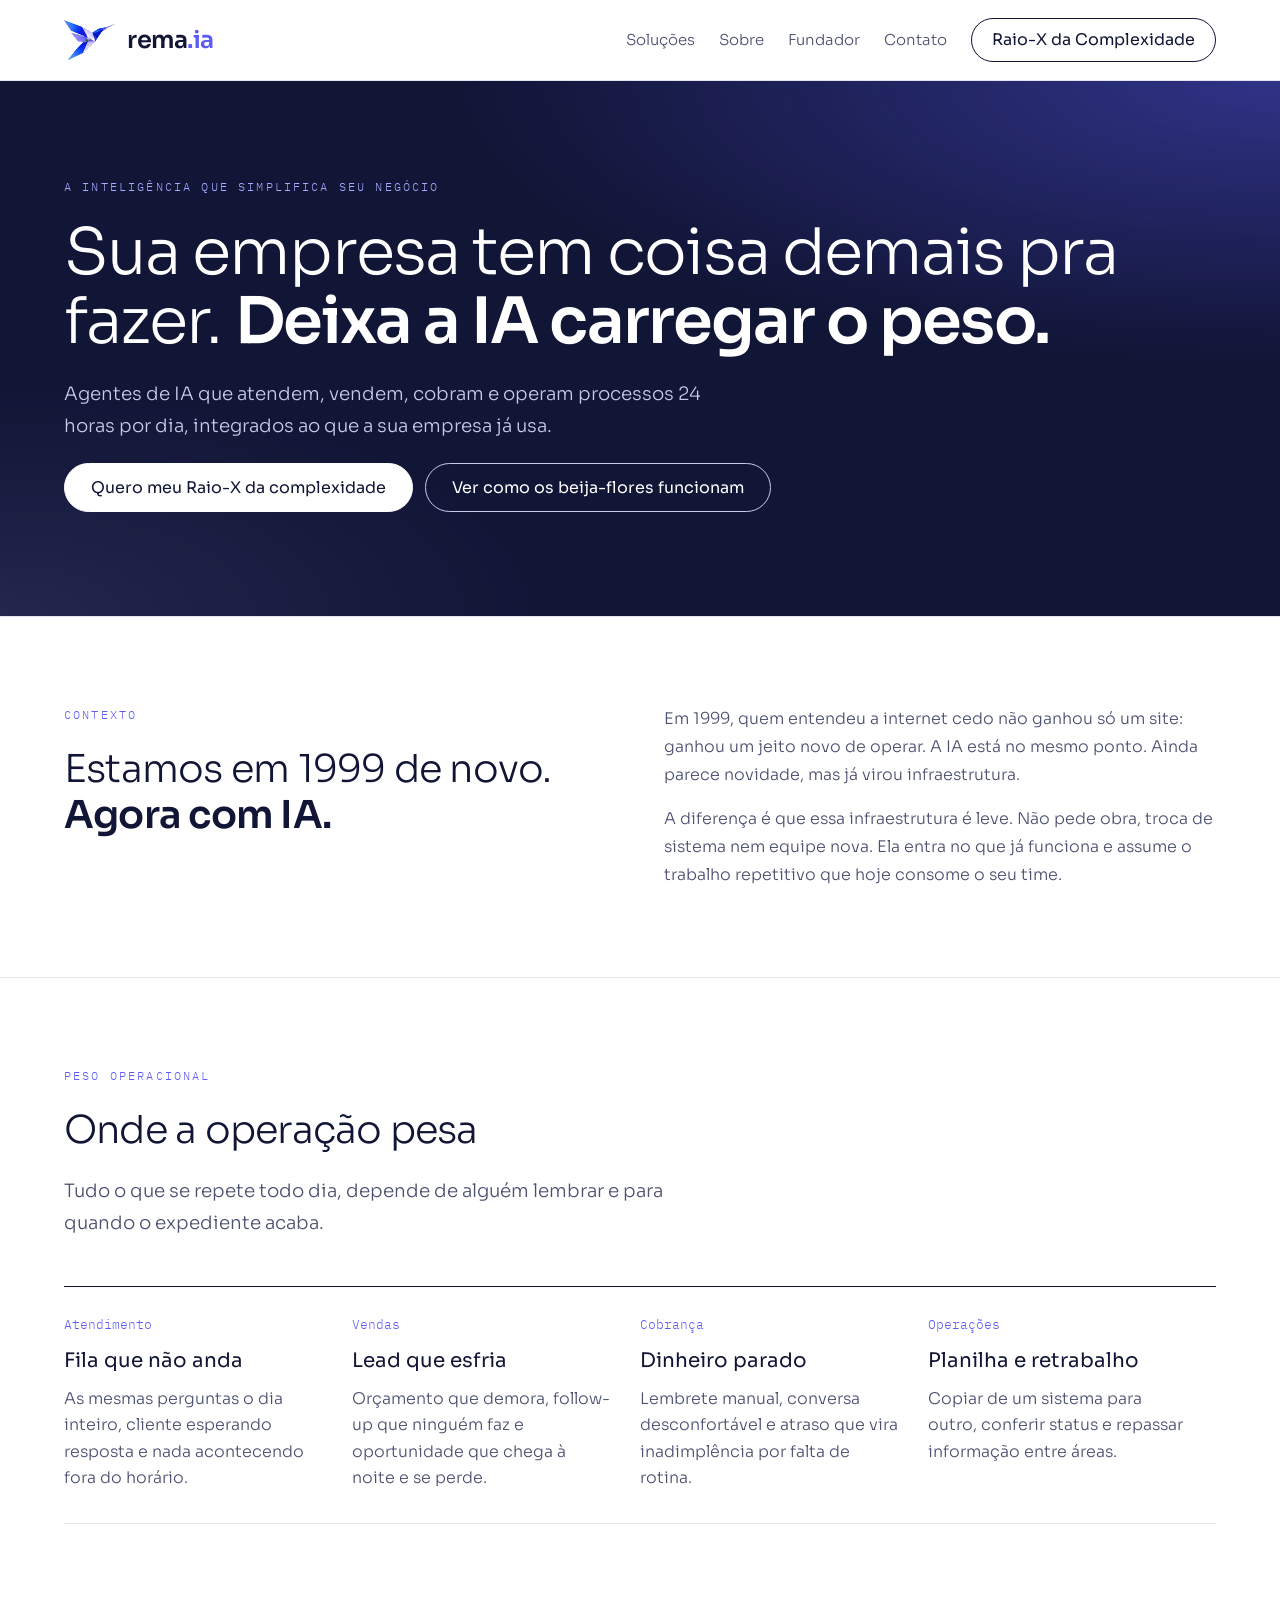
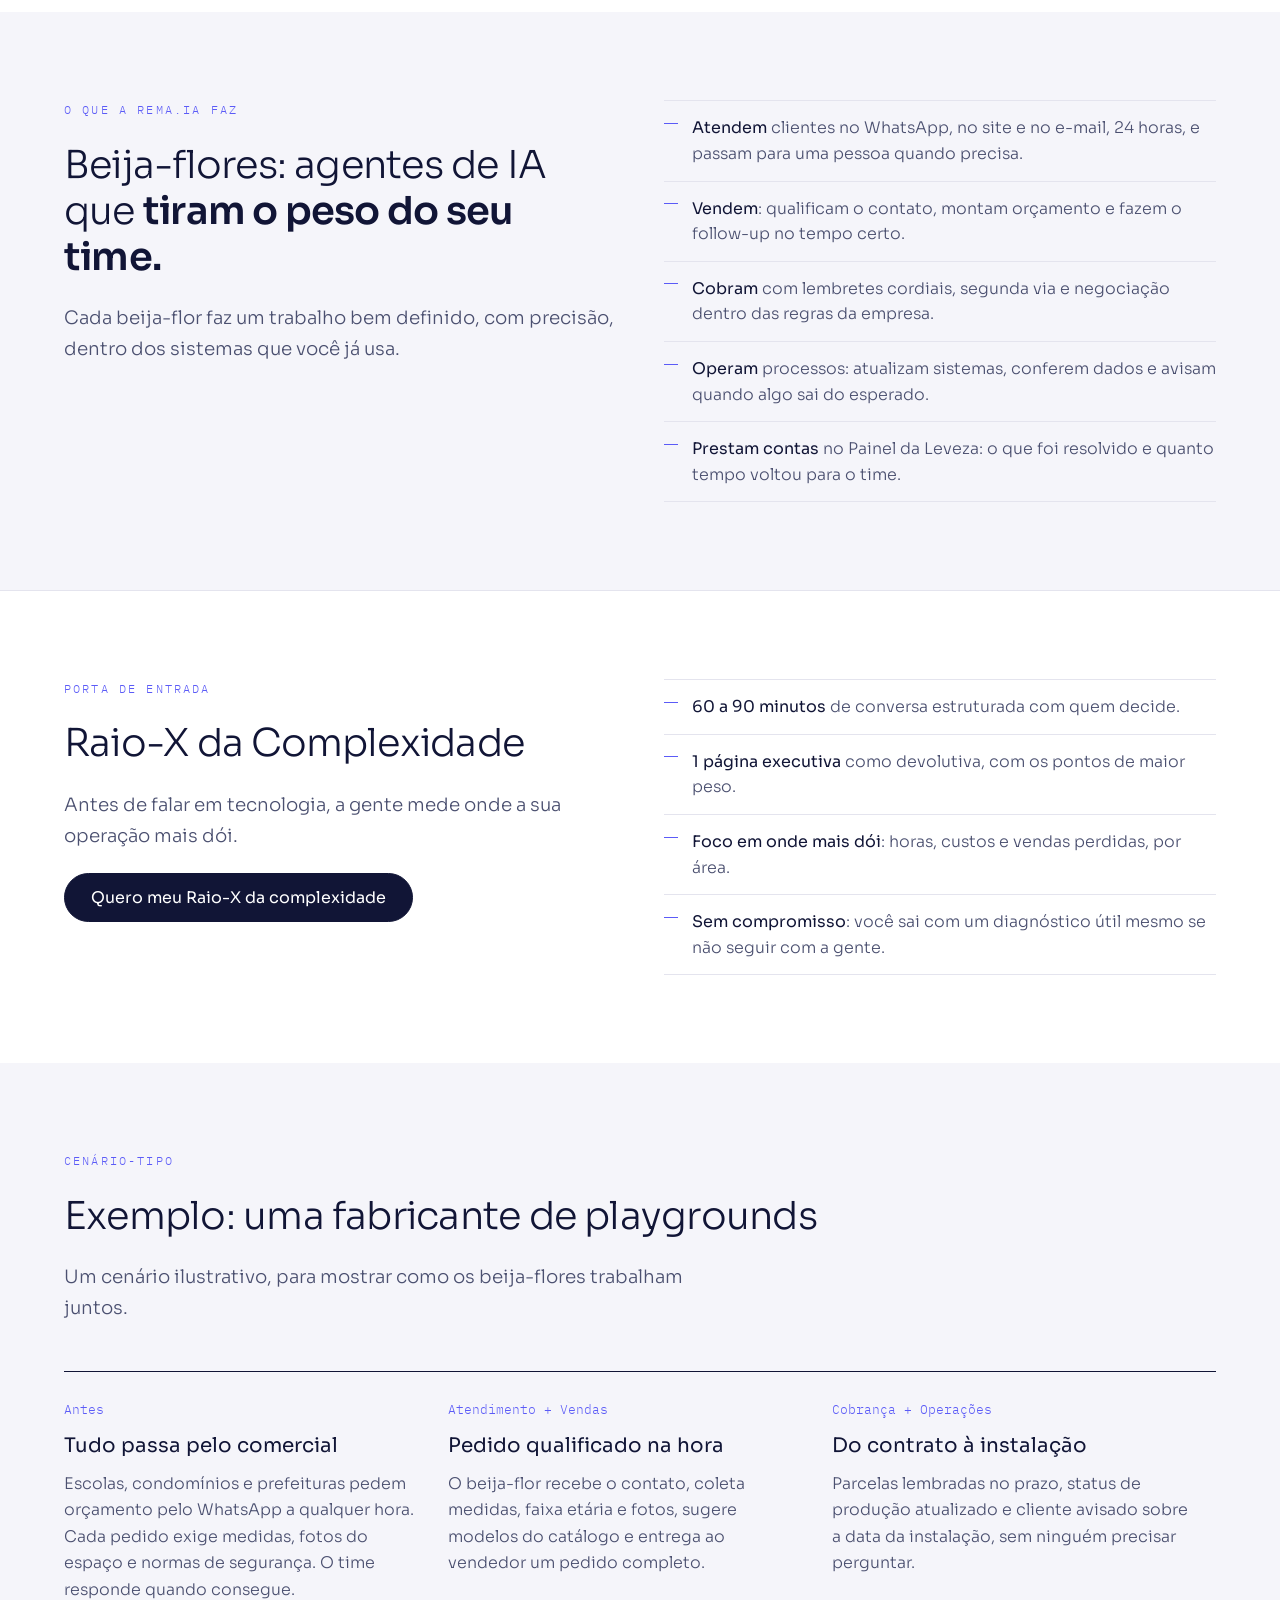
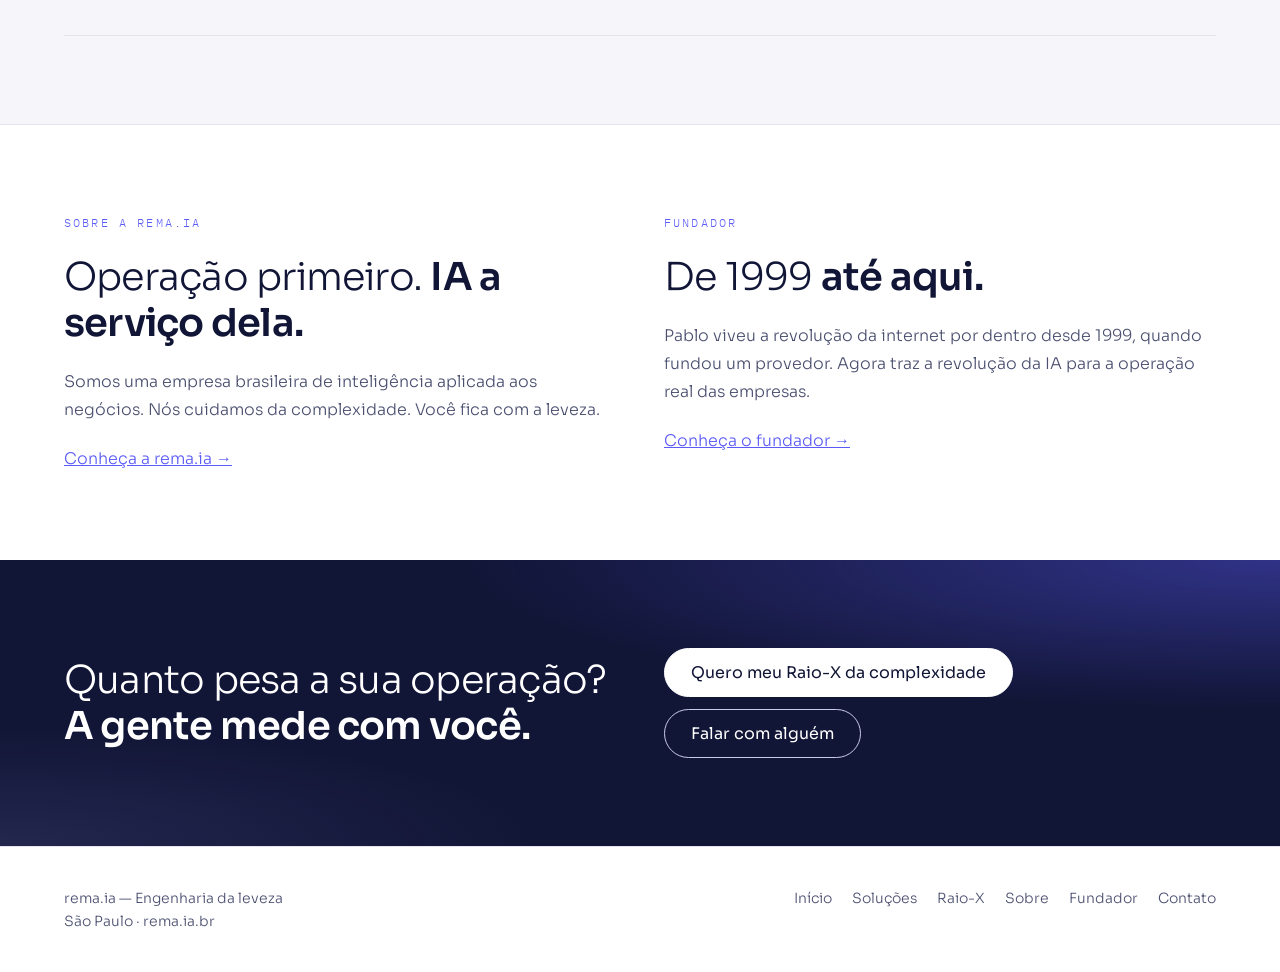
<file: index.html>
<!doctype html>
<!-- Publicado automaticamente pelo EasyPanel a cada envio ao GitHub (branch main) -->
<html lang="pt-BR">
<head>
<meta charset="utf-8">
<meta name="viewport" content="width=device-width, initial-scale=1">
<title>rema.ia — Engenharia da leveza</title>
<meta name="description" content="Agentes de IA que atendem, vendem, cobram e operam processos 24 horas, integrados ao que a sua empresa já usa. Comece pelo Raio-X da Complexidade.">
<meta name="theme-color" content="#111536">
<link rel="icon" href="/assets/favicon.svg" type="image/svg+xml">
<link rel="icon" href="/favicon.ico" sizes="any">
<link rel="apple-touch-icon" href="/assets/apple-touch-icon.png">
<link rel="preconnect" href="https://fonts.googleapis.com">
<link rel="stylesheet" href="https://fonts.googleapis.com/css2?family=Sora:wght@300;400;600&family=IBM+Plex+Mono:wght@400;500&display=swap">
<link rel="stylesheet" href="/assets/rema-ia-tokens.css">
<link rel="stylesheet" href="/assets/site.css">
<script>
// Abertura com o beija-flor: só na primeira visita da sessão e sem "movimento reduzido"
(function () {
  try {
    if (sessionStorage.getItem('rema-abertura')) return;
    sessionStorage.setItem('rema-abertura', '1');
  } catch (e) {}
  if (window.matchMedia('(prefers-reduced-motion: reduce)').matches) return;
  document.documentElement.classList.add('com-abertura');
})();
</script>
<style>
/* Abertura */
#abertura{display:none}
.com-abertura body{overflow:hidden;animation:none}
.com-abertura #abertura{position:fixed;inset:0;z-index:100;background:#111536;color:#fff;display:flex;align-items:center;justify-content:center;overflow:hidden;transition:opacity .35s ease}
#abertura.saindo{opacity:0}
.palco{position:relative;width:800px;height:520px;flex:none;transform:scale(var(--escala,1))}
.linha{stroke-dasharray:1;stroke-dashoffset:1;animation:desenhar 1.2s cubic-bezier(.5,0,.12,1) .12s forwards}
.linha2{stroke-dasharray:1;stroke-dashoffset:1;animation:desenhar 1.05s cubic-bezier(.5,0,.12,1) .2s forwards}
.ave{position:absolute;left:0;top:0;width:110px;height:86px;offset-path:path('M225 360 C365 356 495 316 575 210');offset-rotate:0deg;offset-anchor:15% 98%;offset-distance:0%;opacity:0;animation:voar 1.2s cubic-bezier(.5,0,.12,1) .12s forwards}
.asa img{display:block}
.asa{width:110px;height:86px;transform-origin:50% 60%;animation:bater .085s ease-in-out .12s 14 alternate}
.nome{position:absolute;left:0;right:0;top:400px;display:flex;flex-direction:column;align-items:center;gap:14px}
.marca{margin:0;font-size:64px;font-weight:600;letter-spacing:-.02em;line-height:1;opacity:0;transform:translateY(10px);animation:surgir .5s cubic-bezier(.2,.7,.2,1) 1.15s forwards}
.marca span{color:#5B5BF7}
.slogan{margin:0;font-size:19px;font-weight:300;letter-spacing:.14em;color:#FFFFFF;padding-left:.14em;opacity:0;animation:surgir .5s cubic-bezier(.2,.7,.2,1) 1.35s forwards}
.pular{position:fixed;right:max(20px,env(safe-area-inset-right));bottom:max(20px,env(safe-area-inset-bottom));color:#C9CBEA;font:inherit;font-size:13px;background:none;border:0;cursor:pointer;padding:12px 16px;min-height:44px;border-radius:8px;opacity:.7}
.pular:hover,.pular:focus-visible{opacity:1;outline:1px solid #2C3470}
@keyframes desenhar{to{stroke-dashoffset:0}}
@keyframes voar{0%{offset-distance:0%;opacity:0}10%{opacity:1}100%{offset-distance:100%;opacity:1}}
@keyframes bater{from{transform:translateY(-1.5px) rotate(-2.5deg)}to{transform:translateY(1.5px) rotate(2deg)}}
@keyframes surgir{to{opacity:1;transform:none}}
</style>
</head>
<body>

<div id="abertura" aria-hidden="true">
  <div class="palco">
    <svg width="800" height="520" viewBox="0 0 800 520" style="position:absolute;left:0;top:0">
      <path class="linha2" pathLength="1" d="M225 360 C355 356 455 326 515 270" stroke="#2C3470" stroke-width="1" stroke-linecap="round" fill="none"/>
      <path class="linha" pathLength="1" d="M225 360 C365 356 495 316 575 210" stroke="#A9A9FF" stroke-width="1.6" stroke-linecap="round" fill="none"/>
    </svg>
    <div class="ave"><div class="asa">
      <img src="/assets/rema-ia-simbolo.png" alt="" width="110" height="86">
    </div></div>
    <div class="nome">
      <p class="marca">rema<span>.ia</span></p>
      <p class="slogan">Engenharia da leveza.</p>
    </div>
  </div>
  <button class="pular" type="button" tabindex="-1">Pular</button>
</div>

<header class="topo">
<div class="wrap">
<a class="logo" href="/" aria-label="rema.ia, página inicial">
<img src="/assets/rema-ia-simbolo.png" alt="" width="51" height="40">
<span>rema<span>.ia</span></span>
</a>
<nav class="menu" aria-label="Principal">
<a href="/solucoes/">Soluções</a>
<a href="/sobre/">Sobre</a>
<a href="/fundador/">Fundador</a>
<a href="/contato/">Contato</a>
<a class="botao" href="/raio-x/">Raio-X da Complexidade</a>
</nav>
</div>
</header>

<main>

<section class="hero noite">
<div class="wrap">
<div class="pilha">
<div class="rotulo">A inteligência que simplifica seu negócio</div>
<h1>Sua empresa tem coisa demais pra fazer. <strong>Deixa a IA carregar o peso.</strong></h1>
<p class="lead">Agentes de IA que atendem, vendem, cobram e operam processos 24 horas por dia, integrados ao que a sua empresa já usa.</p>
<div class="acoes">
<a class="botao cheio" href="/raio-x/">Quero meu Raio-X da complexidade</a>
<a class="botao vazado" href="/solucoes/">Ver como os beija-flores funcionam</a>
</div>
</div>
</div>
</section>

<section class="secao">
<div class="wrap duas">
<div class="pilha">
<div class="rotulo">Contexto</div>
<h2>Estamos em 1999 de novo. <strong>Agora com IA.</strong></h2>
</div>
<div class="texto">
<p>Em 1999, quem entendeu a internet cedo não ganhou só um site: ganhou um jeito novo de operar. A IA está no mesmo ponto. Ainda parece novidade, mas já virou infraestrutura.</p>
<p>A diferença é que essa infraestrutura é leve. Não pede obra, troca de sistema nem equipe nova. Ela entra no que já funciona e assume o trabalho repetitivo que hoje consome o seu time.</p>
</div>
</div>
</section>

<section class="secao">
<div class="wrap pilha larga">
<div class="pilha">
<div class="rotulo">Peso operacional</div>
<h2>Onde a operação pesa</h2>
<p class="lead">Tudo o que se repete todo dia, depende de alguém lembrar e para quando o expediente acaba.</p>
</div>
<div class="grade">
<div><div class="num">Atendimento</div><h3>Fila que não anda</h3><p>As mesmas perguntas o dia inteiro, cliente esperando resposta e nada acontecendo fora do horário.</p></div>
<div><div class="num">Vendas</div><h3>Lead que esfria</h3><p>Orçamento que demora, follow-up que ninguém faz e oportunidade que chega à noite e se perde.</p></div>
<div><div class="num">Cobrança</div><h3>Dinheiro parado</h3><p>Lembrete manual, conversa desconfortável e atraso que vira inadimplência por falta de rotina.</p></div>
<div><div class="num">Operações</div><h3>Planilha e retrabalho</h3><p>Copiar de um sistema para outro, conferir status e repassar informação entre áreas.</p></div>
</div>
</div>
</section>

<section class="secao nevoa">
<div class="wrap duas">
<div class="pilha">
<div class="rotulo">O que a rema.ia faz</div>
<h2>Beija-flores: agentes de IA que <strong>tiram o peso do seu time.</strong></h2>
<p class="lead">Cada beija-flor faz um trabalho bem definido, com precisão, dentro dos sistemas que você já usa.</p>
</div>
<ul class="lista">
<li><strong>Atendem</strong> clientes no WhatsApp, no site e no e-mail, 24 horas, e passam para uma pessoa quando precisa.</li>
<li><strong>Vendem</strong>: qualificam o contato, montam orçamento e fazem o follow-up no tempo certo.</li>
<li><strong>Cobram</strong> com lembretes cordiais, segunda via e negociação dentro das regras da empresa.</li>
<li><strong>Operam</strong> processos: atualizam sistemas, conferem dados e avisam quando algo sai do esperado.</li>
<li><strong>Prestam contas</strong> no Painel da Leveza: o que foi resolvido e quanto tempo voltou para o time.</li>
</ul>
</div>
</section>

<section class="secao">
<div class="wrap duas">
<div class="pilha">
<div class="rotulo">Porta de entrada</div>
<h2>Raio-X da Complexidade</h2>
<p class="lead">Antes de falar em tecnologia, a gente mede onde a sua operação mais dói.</p>
<div class="acoes"><a class="botao cheio" href="/raio-x/">Quero meu Raio-X da complexidade</a></div>
</div>
<ul class="lista">
<li><strong>60 a 90 minutos</strong> de conversa estruturada com quem decide.</li>
<li><strong>1 página executiva</strong> como devolutiva, com os pontos de maior peso.</li>
<li><strong>Foco em onde mais dói</strong>: horas, custos e vendas perdidas, por área.</li>
<li><strong>Sem compromisso</strong>: você sai com um diagnóstico útil mesmo se não seguir com a gente.</li>
</ul>
</div>
</section>

<section class="secao nevoa">
<div class="wrap pilha larga">
<div class="pilha">
<div class="rotulo">Cenário-tipo</div>
<h2>Exemplo: uma fabricante de playgrounds</h2>
<p class="lead">Um cenário ilustrativo, para mostrar como os beija-flores trabalham juntos.</p>
</div>
<div class="grade">
<div><div class="num">Antes</div><h3>Tudo passa pelo comercial</h3><p>Escolas, condomínios e prefeituras pedem orçamento pelo WhatsApp a qualquer hora. Cada pedido exige medidas, fotos do espaço e normas de segurança. O time responde quando consegue.</p></div>
<div><div class="num">Atendimento + Vendas</div><h3>Pedido qualificado na hora</h3><p>O beija-flor recebe o contato, coleta medidas, faixa etária e fotos, sugere modelos do catálogo e entrega ao vendedor um pedido completo.</p></div>
<div><div class="num">Cobrança + Operações</div><h3>Do contrato à instalação</h3><p>Parcelas lembradas no prazo, status de produção atualizado e cliente avisado sobre a data da instalação, sem ninguém precisar perguntar.</p></div>
</div>
</div>
</section>

<section class="secao">
<div class="wrap duas">
<div class="pilha">
<div class="rotulo">Sobre a rema.ia</div>
<h2>Operação primeiro. <strong>IA a serviço dela.</strong></h2>
<p class="texto">Somos uma empresa brasileira de inteligência aplicada aos negócios. Nós cuidamos da complexidade. Você fica com a leveza.</p>
<a href="/sobre/">Conheça a rema.ia →</a>
</div>
<div class="pilha">
<div class="rotulo">Fundador</div>
<h2>De 1999 <strong>até aqui.</strong></h2>
<p class="texto">Pablo viveu a revolução da internet por dentro desde 1999, quando fundou um provedor. Agora traz a revolução da IA para a operação real das empresas.</p>
<a href="/fundador/">Conheça o fundador →</a>
</div>
</div>
</section>

<section class="secao noite">
<div class="wrap duas" style="align-items:center">
<h2>Quanto pesa a sua operação? <strong>A gente mede com você.</strong></h2>
<div class="acoes">
<a class="botao cheio" href="/raio-x/">Quero meu Raio-X da complexidade</a>
<a class="botao vazado" href="/contato/">Falar com alguém</a>
</div>
</div>
</section>

</main>

<footer class="rodape">
<div class="wrap">
<div>rema.ia — Engenharia da leveza<br>São Paulo · rema.ia.br</div>
<nav aria-label="Rodapé">
<a href="/">Início</a>
<a href="/solucoes/">Soluções</a>
<a href="/raio-x/">Raio-X</a>
<a href="/sobre/">Sobre</a>
<a href="/fundador/">Fundador</a>
<a href="/contato/">Contato</a>
</nav>
</div>
</footer>

<script>
(function () {
  if (!document.documentElement.classList.contains('com-abertura')) return;
  var abertura = document.getElementById('abertura');
  var palco = abertura.querySelector('.palco');
  var TEMPO = 2200; // milissegundos até a abertura sumir
  function ajustar() {
    var s = Math.min(1, (window.innerWidth - 32) / 800, (window.innerHeight - 32) / 520);
    palco.style.setProperty('--escala', s);
  }
  function fechar() {
    if (abertura.classList.contains('saindo')) return;
    abertura.classList.add('saindo');
    setTimeout(function () {
      document.documentElement.classList.remove('com-abertura');
      abertura.remove();
    }, 350);
  }
  ajustar();
  window.addEventListener('resize', ajustar);
  abertura.querySelector('.pular').addEventListener('click', fechar);
  document.addEventListener('keydown', fechar, { once: true });
  setTimeout(fechar, TEMPO - 350);
})();
</script>
</body>
</html>
</file>
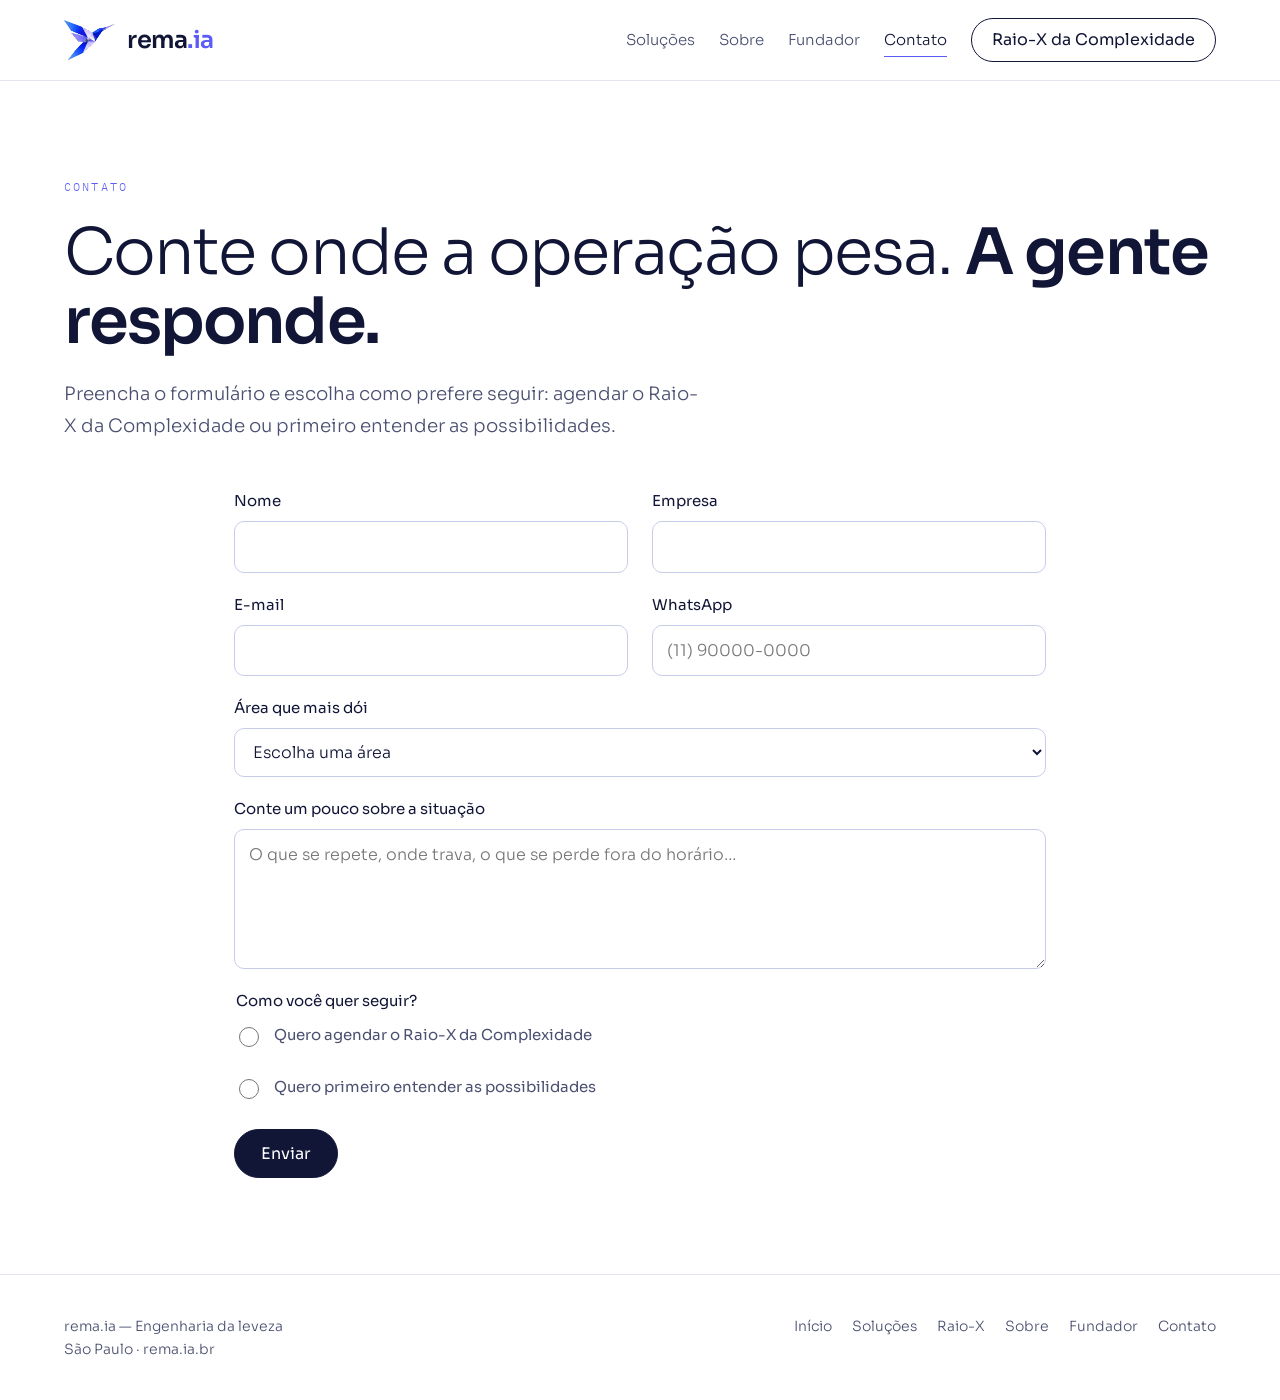
<file: contato/index.html>
<!doctype html>
<html lang="pt-BR">
<head>
<meta charset="utf-8">
<meta name="viewport" content="width=device-width, initial-scale=1">
<title>Contato · rema.ia — Engenharia da leveza</title>
<meta name="description" content="Fale com a rema.ia: agende o Raio-X da Complexidade ou entenda o que os beija-flores podem fazer pela sua empresa.">
<meta name="theme-color" content="#111536">
<link rel="icon" href="/assets/favicon.svg" type="image/svg+xml">
<link rel="icon" href="/favicon.ico" sizes="any">
<link rel="apple-touch-icon" href="/assets/apple-touch-icon.png">
<link rel="preconnect" href="https://fonts.googleapis.com">
<link rel="stylesheet" href="https://fonts.googleapis.com/css2?family=Sora:wght@300;400;600&family=IBM+Plex+Mono:wght@400;500&display=swap">
<link rel="stylesheet" href="/assets/rema-ia-tokens.css">
<link rel="stylesheet" href="/assets/site.css">
</head>
<body>

<header class="topo">
<div class="wrap">
<a class="logo" href="/" aria-label="rema.ia, página inicial">
<img src="/assets/rema-ia-simbolo.png" alt="" width="51" height="40">
<span>rema<span>.ia</span></span>
</a>
<nav class="menu" aria-label="Principal">
<a href="/solucoes/">Soluções</a>
<a href="/sobre/">Sobre</a>
<a href="/fundador/">Fundador</a>
<a href="/contato/" aria-current="page">Contato</a>
<a class="botao" href="/raio-x/">Raio-X da Complexidade</a>
</nav>
</div>
</header>

<main>

<section class="hero" style="padding-bottom:48px">
<div class="wrap">
<div class="pilha">
<div class="rotulo">Contato</div>
<h1>Conte onde a operação pesa. <strong>A gente responde.</strong></h1>
<p class="lead">Preencha o formulário e escolha como prefere seguir: agendar o Raio-X da Complexidade ou primeiro entender as possibilidades.</p>
</div>
</div>
</section>

<section style="padding:0 0 96px">
<div class="wrap estreito">
<form class="form" id="form-contato" novalidate>
<div class="campo"><label for="nome">Nome</label><input id="nome" name="nome" type="text" autocomplete="name" required></div>
<div class="campo"><label for="empresa">Empresa</label><input id="empresa" name="empresa" type="text" autocomplete="organization" required></div>
<div class="campo"><label for="email">E-mail</label><input id="email" name="email" type="email" autocomplete="email" required></div>
<div class="campo"><label for="whatsapp">WhatsApp</label><input id="whatsapp" name="whatsapp" type="tel" autocomplete="tel" inputmode="tel" placeholder="(11) 90000-0000"></div>
<div class="campo inteiro"><label for="area">Área que mais dói</label>
<select id="area" name="area" required>
<option value="">Escolha uma área</option>
<option>Atendimento</option>
<option>Vendas</option>
<option>Cobrança</option>
<option>Operações</option>
<option>Mais de uma / não sei dizer</option>
</select></div>
<div class="campo inteiro"><label for="descricao">Conte um pouco sobre a situação</label><textarea id="descricao" name="descricao" placeholder="O que se repete, onde trava, o que se perde fora do horário…"></textarea></div>
<fieldset class="campo">
<legend>Como você quer seguir?</legend>
<label class="opcao"><input type="radio" id="interesse-raio-x" name="interesse" value="Agendar o Raio-X da Complexidade" required> Quero agendar o Raio-X da Complexidade</label>
<label class="opcao"><input type="radio" name="interesse" value="Primeiro entender as possibilidades"> Quero primeiro entender as possibilidades</label>
</fieldset>
<input type="hidden" name="_subject" value="Novo contato pelo site rema.ia">
<input type="hidden" name="_template" value="table">
<input type="text" name="_honey" tabindex="-1" autocomplete="off" aria-hidden="true" style="display:none">
<p class="aviso" id="aviso" role="status" hidden></p>
<div class="campo inteiro" style="align-items:flex-start"><button class="botao cheio" type="submit">Enviar</button></div>
</form>
</div>
</section>

</main>

<footer class="rodape">
<div class="wrap">
<div>rema.ia — Engenharia da leveza<br>São Paulo · rema.ia.br</div>
<nav aria-label="Rodapé">
<a href="/">Início</a>
<a href="/solucoes/">Soluções</a>
<a href="/raio-x/">Raio-X</a>
<a href="/sobre/">Sobre</a>
<a href="/fundador/">Fundador</a>
<a href="/contato/">Contato</a>
</nav>
</div>
</footer>

<script>
(function () {
  // Endereço que recebe o formulário: FormSubmit, que repassa por e-mail (e-mail provisório).
  // Depois de ativar, dá para trocar o e-mail pelo código aleatório que o FormSubmit envia.
  var DESTINO = 'https://formsubmit.co/ajax/pablomurio@gmail.com';

  var form = document.getElementById('form-contato');
  var aviso = document.getElementById('aviso');

  // Vindo do botão "Agendar meu Raio-X", já marca essa opção
  if (new URLSearchParams(location.search).get('interesse') === 'raio-x') {
    document.getElementById('interesse-raio-x').checked = true;
  }

  function mostrar(texto) { aviso.textContent = texto; aviso.hidden = false; }

  form.addEventListener('submit', function (e) {
    e.preventDefault();
    if (!form.checkValidity()) {
      form.reportValidity();
      return;
    }
    if (!DESTINO) {
      mostrar('O envio pelo site ainda não está disponível. Tente novamente em breve.');
      return;
    }
    var botao = form.querySelector('button[type="submit"]');
    botao.disabled = true;
    var dados = {};
    new FormData(form).forEach(function (valor, campo) { dados[campo] = valor; });
    fetch(DESTINO, {
      method: 'POST',
      body: JSON.stringify(dados),
      headers: { 'Content-Type': 'application/json', Accept: 'application/json' }
    })
      .then(function (r) { return r.json().then(function (j) { return { ok: r.ok, j: j }; }); })
      .then(function (res) {
        if (!res.ok || String(res.j.success) !== 'true') throw new Error(res.j.message);
        form.reset();
        mostrar('Recebemos sua mensagem. A gente responde em breve.');
      })
      .catch(function () {
        mostrar('Não foi possível enviar agora. Tente novamente em alguns minutos.');
      })
      .then(function () { botao.disabled = false; });
  });
})();
</script>
</body>
</html>
</file>
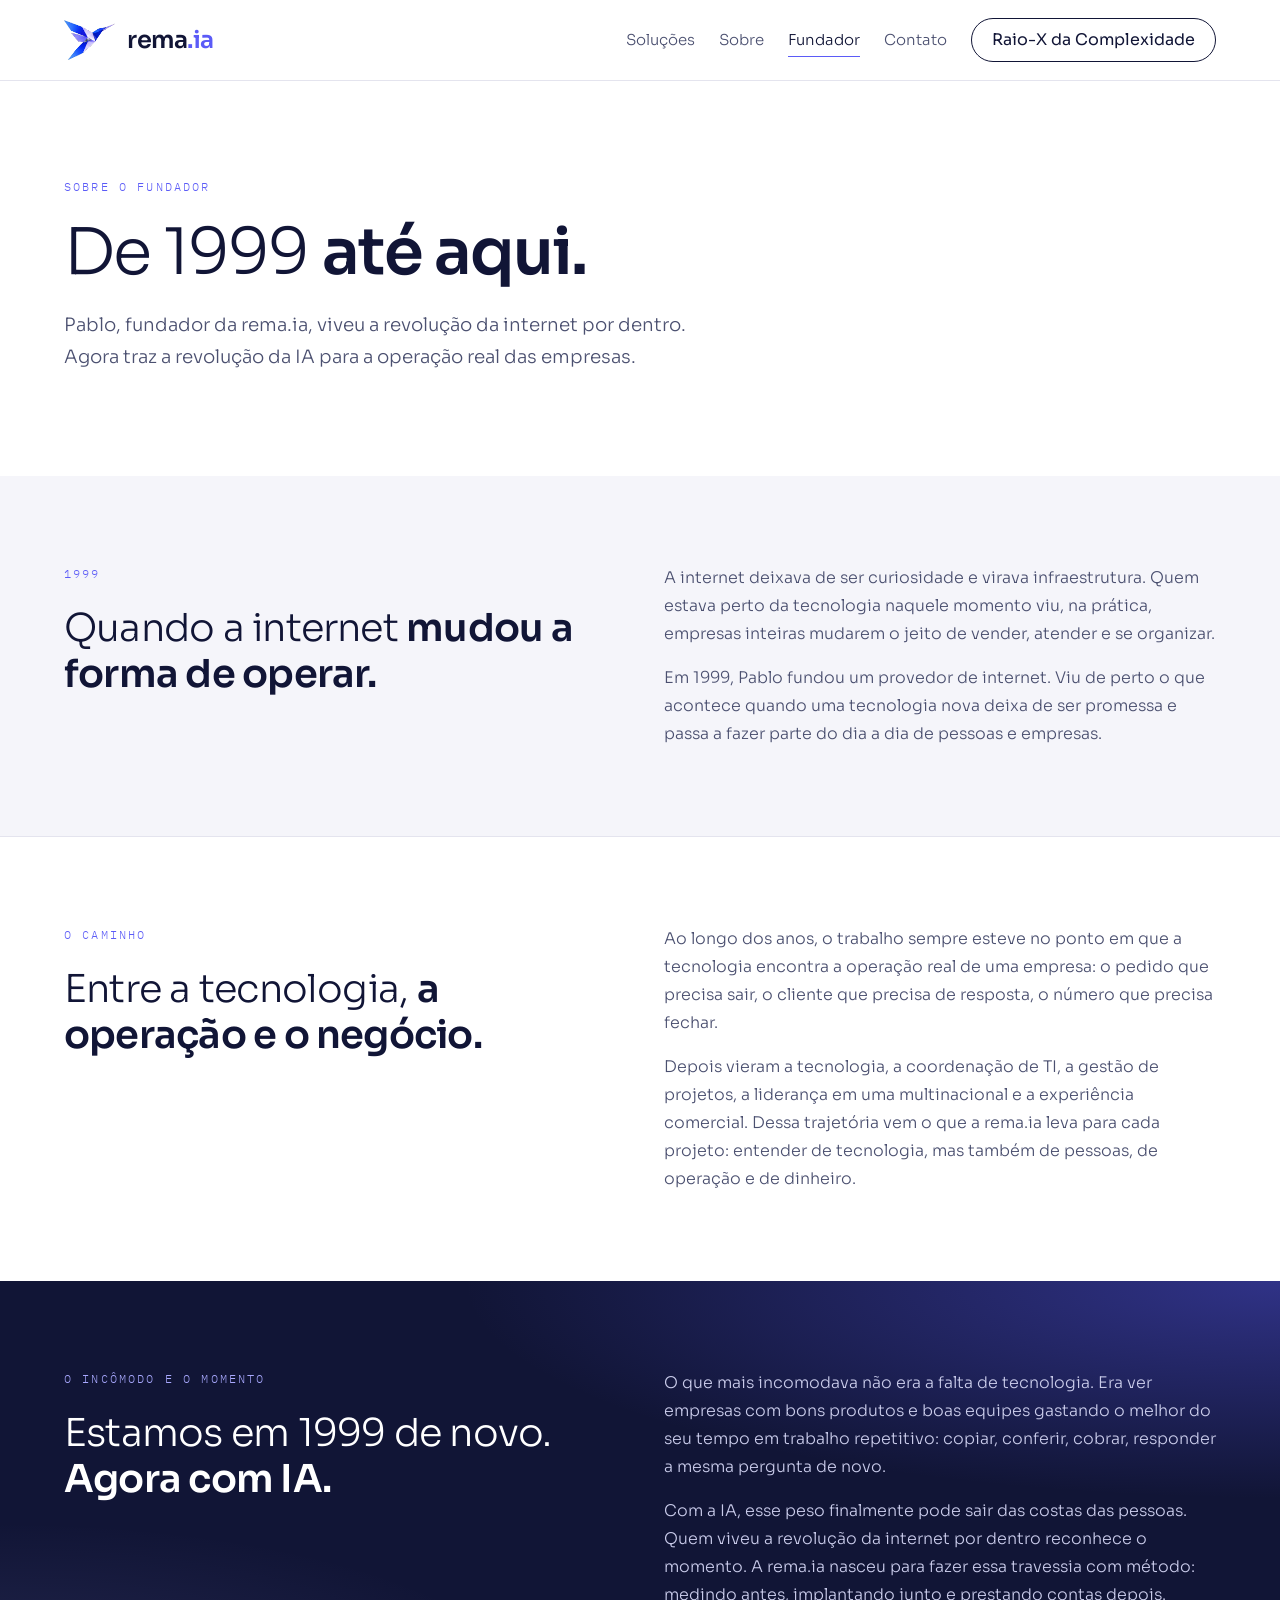
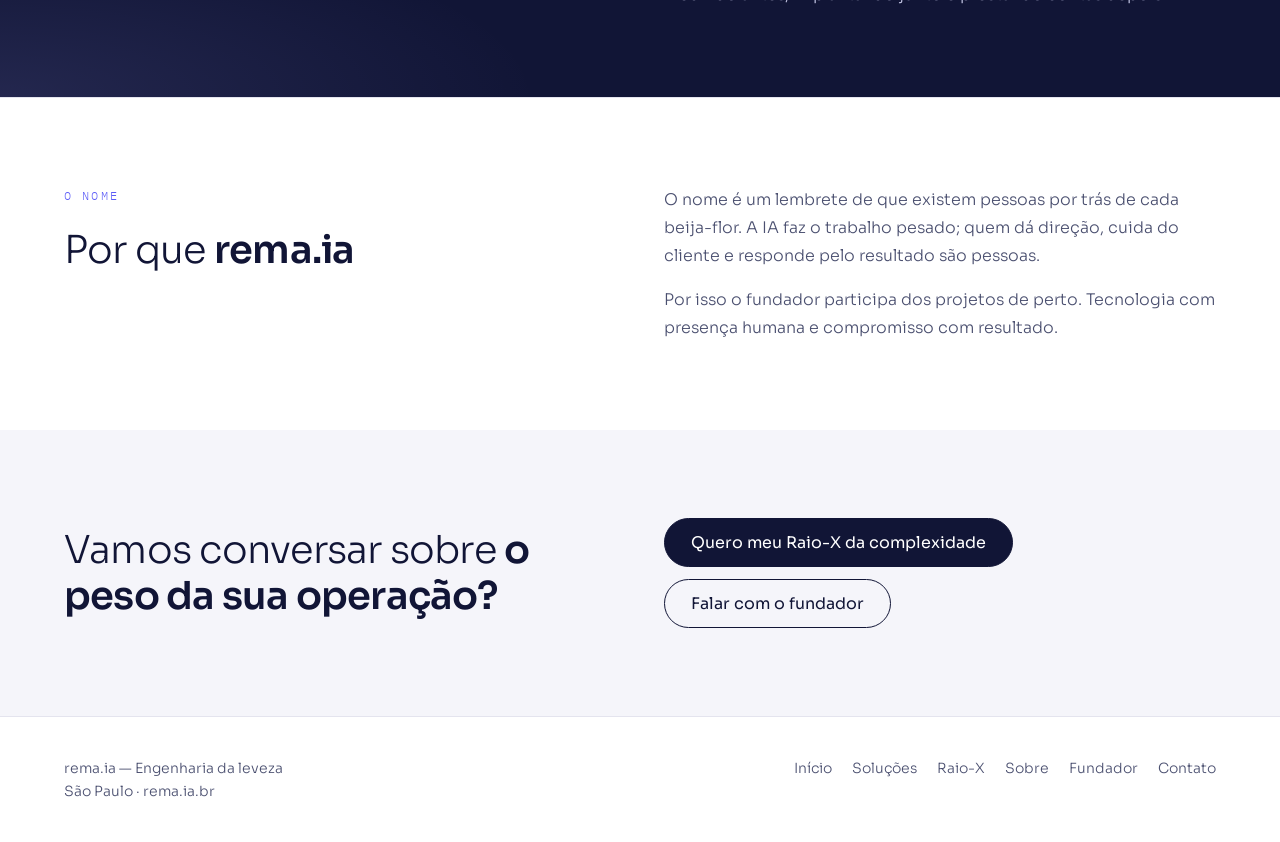
<file: fundador/index.html>
<!doctype html>
<html lang="pt-BR">
<head>
<meta charset="utf-8">
<meta name="viewport" content="width=device-width, initial-scale=1">
<title>Fundador · rema.ia — Engenharia da leveza</title>
<meta name="description" content="De 1999 até aqui: Pablo, fundador da rema.ia, viveu a revolução da internet por dentro e agora traz a revolução da IA para a operação real das empresas.">
<meta name="theme-color" content="#111536">
<link rel="icon" href="/assets/favicon.svg" type="image/svg+xml">
<link rel="icon" href="/favicon.ico" sizes="any">
<link rel="apple-touch-icon" href="/assets/apple-touch-icon.png">
<link rel="preconnect" href="https://fonts.googleapis.com">
<link rel="stylesheet" href="https://fonts.googleapis.com/css2?family=Sora:wght@300;400;600&family=IBM+Plex+Mono:wght@400;500&display=swap">
<link rel="stylesheet" href="/assets/rema-ia-tokens.css">
<link rel="stylesheet" href="/assets/site.css">
</head>
<body>

<header class="topo">
<div class="wrap">
<a class="logo" href="/" aria-label="rema.ia, página inicial">
<img src="/assets/rema-ia-simbolo.png" alt="" width="51" height="40">
<span>rema<span>.ia</span></span>
</a>
<nav class="menu" aria-label="Principal">
<a href="/solucoes/">Soluções</a>
<a href="/sobre/">Sobre</a>
<a href="/fundador/" aria-current="page">Fundador</a>
<a href="/contato/">Contato</a>
<a class="botao" href="/raio-x/">Raio-X da Complexidade</a>
</nav>
</div>
</header>

<main>

<section class="hero">
<div class="wrap">
<div class="pilha">
<div class="rotulo">Sobre o fundador</div>
<h1>De 1999 <strong>até aqui.</strong></h1>
<p class="lead">Pablo, fundador da rema.ia, viveu a revolução da internet por dentro. Agora traz a revolução da IA para a operação real das empresas.</p>
</div>
</div>
</section>

<section class="secao nevoa">
<div class="wrap duas">
<div class="pilha">
<div class="rotulo">1999</div>
<h2>Quando a internet <strong>mudou a forma de operar.</strong></h2>
</div>
<div class="texto">
<p>A internet deixava de ser curiosidade e virava infraestrutura. Quem estava perto da tecnologia naquele momento viu, na prática, empresas inteiras mudarem o jeito de vender, atender e se organizar.</p>
<p>Em 1999, Pablo fundou um provedor de internet. Viu de perto o que acontece quando uma tecnologia nova deixa de ser promessa e passa a fazer parte do dia a dia de pessoas e empresas.</p>
</div>
</div>
</section>

<section class="secao">
<div class="wrap duas">
<div class="pilha">
<div class="rotulo">O caminho</div>
<h2>Entre a tecnologia, <strong>a operação e o negócio.</strong></h2>
</div>
<div class="texto">
<p>Ao longo dos anos, o trabalho sempre esteve no ponto em que a tecnologia encontra a operação real de uma empresa: o pedido que precisa sair, o cliente que precisa de resposta, o número que precisa fechar.</p>
<p>Depois vieram a tecnologia, a coordenação de TI, a gestão de projetos, a liderança em uma multinacional e a experiência comercial. Dessa trajetória vem o que a rema.ia leva para cada projeto: entender de tecnologia, mas também de pessoas, de operação e de dinheiro.</p>
</div>
</div>
</section>

<section class="secao noite">
<div class="wrap duas">
<div class="pilha">
<div class="rotulo">O incômodo e o momento</div>
<h2>Estamos em 1999 de novo. <strong>Agora com IA.</strong></h2>
</div>
<div class="texto">
<p>O que mais incomodava não era a falta de tecnologia. Era ver empresas com bons produtos e boas equipes gastando o melhor do seu tempo em trabalho repetitivo: copiar, conferir, cobrar, responder a mesma pergunta de novo.</p>
<p>Com a IA, esse peso finalmente pode sair das costas das pessoas. Quem viveu a revolução da internet por dentro reconhece o momento. A rema.ia nasceu para fazer essa travessia com método: medindo antes, implantando junto e prestando contas depois.</p>
</div>
</div>
</section>

<section class="secao">
<div class="wrap duas">
<div class="pilha">
<div class="rotulo">O nome</div>
<h2>Por que <strong>rema.ia</strong></h2>
</div>
<div class="texto">
<p>O nome é um lembrete de que existem pessoas por trás de cada beija-flor. A IA faz o trabalho pesado; quem dá direção, cuida do cliente e responde pelo resultado são pessoas.</p>
<p>Por isso o fundador participa dos projetos de perto. Tecnologia com presença humana e compromisso com resultado.</p>
</div>
</div>
</section>

<section class="secao nevoa">
<div class="wrap duas" style="align-items:center">
<h2>Vamos conversar sobre <strong>o peso da sua operação?</strong></h2>
<div class="acoes">
<a class="botao cheio" href="/raio-x/">Quero meu Raio-X da complexidade</a>
<a class="botao vazado" href="/contato/">Falar com o fundador</a>
</div>
</div>
</section>

</main>

<footer class="rodape">
<div class="wrap">
<div>rema.ia — Engenharia da leveza<br>São Paulo · rema.ia.br</div>
<nav aria-label="Rodapé">
<a href="/">Início</a>
<a href="/solucoes/">Soluções</a>
<a href="/raio-x/">Raio-X</a>
<a href="/sobre/">Sobre</a>
<a href="/fundador/">Fundador</a>
<a href="/contato/">Contato</a>
</nav>
</div>
</footer>

</body>
</html>
</file>
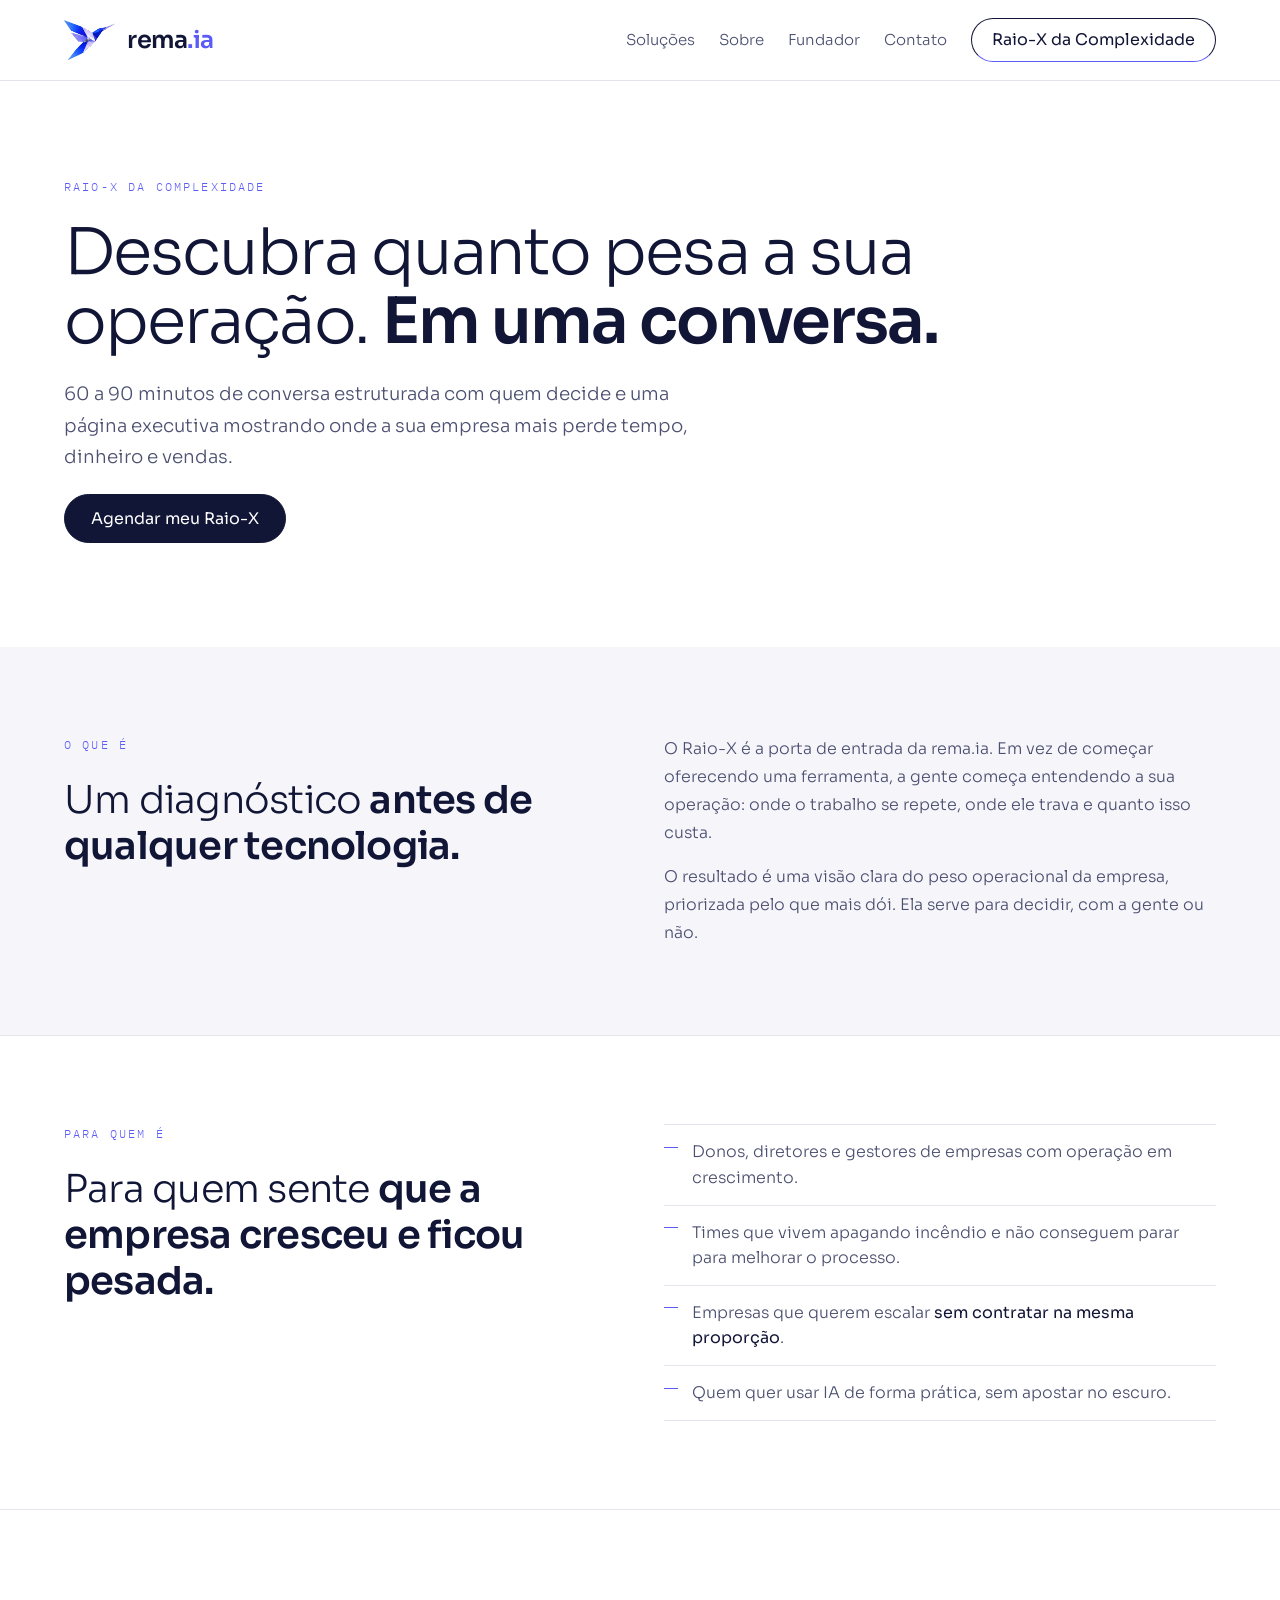
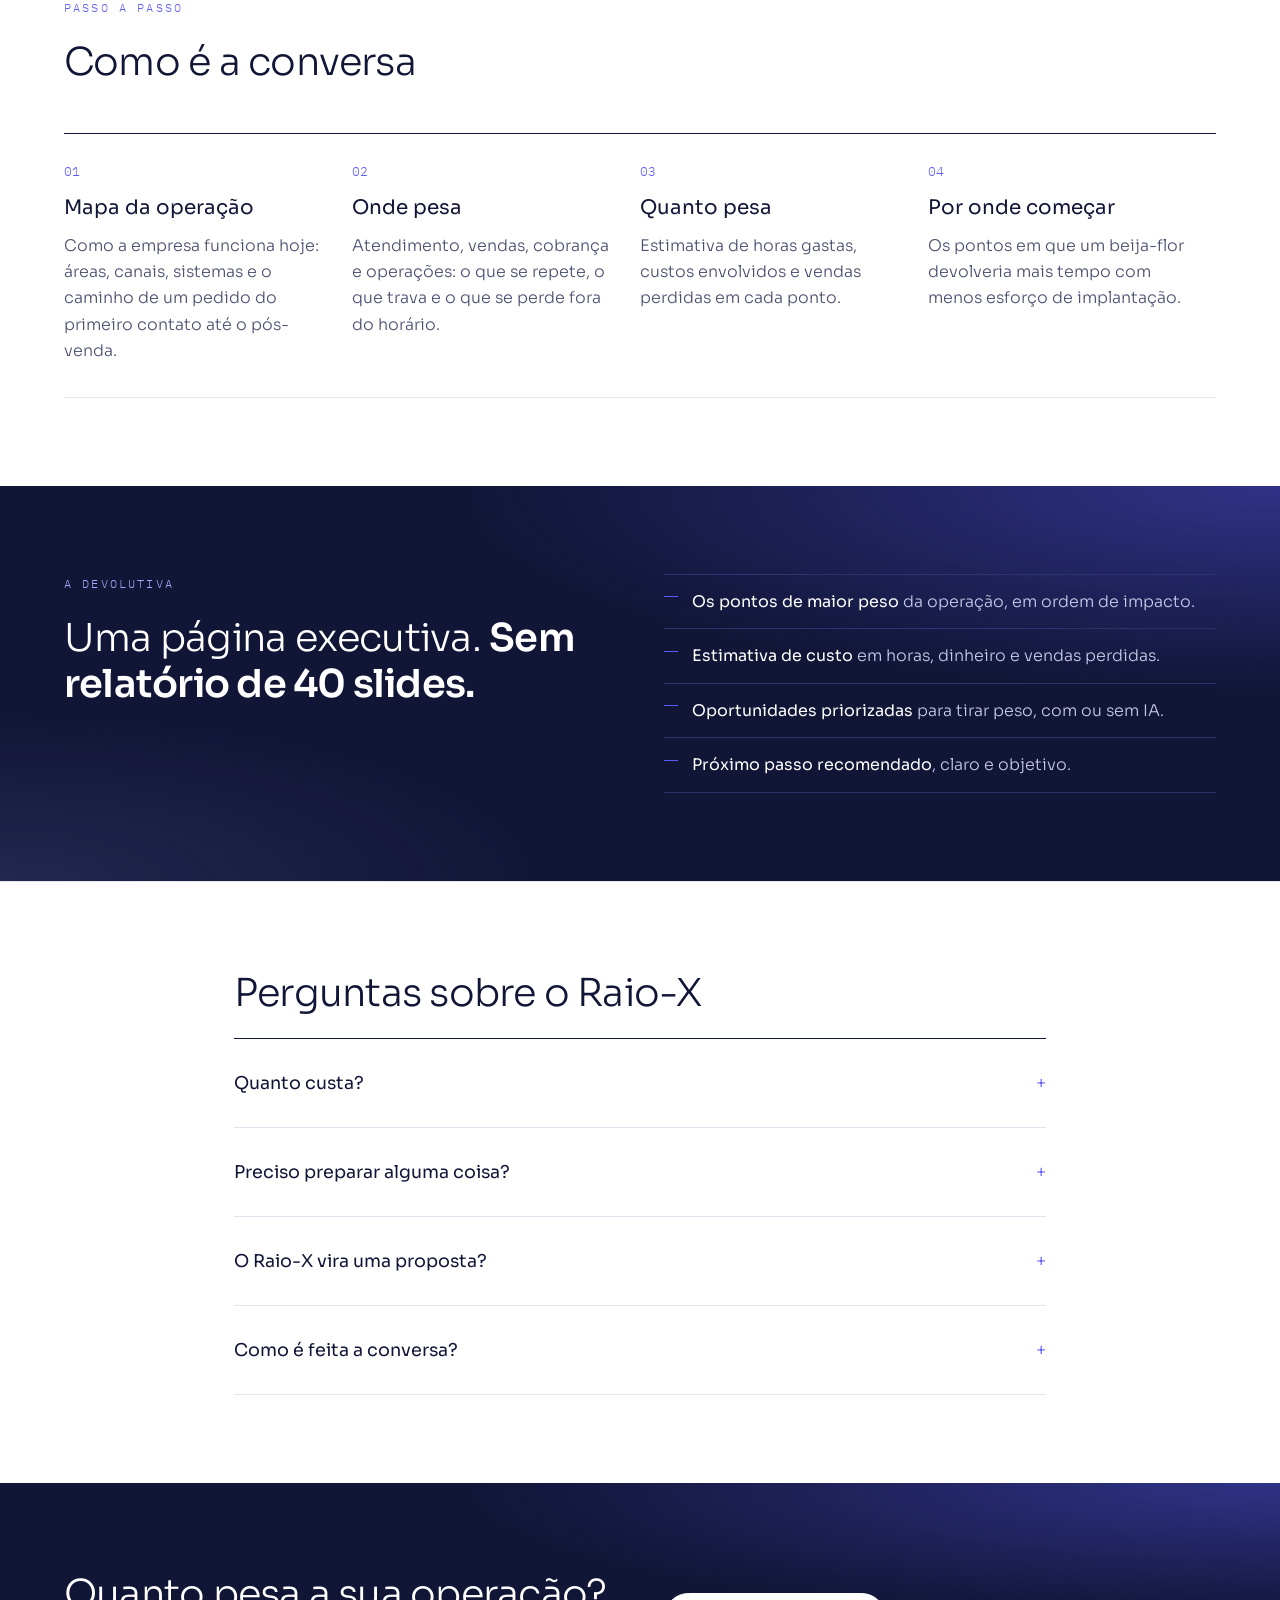
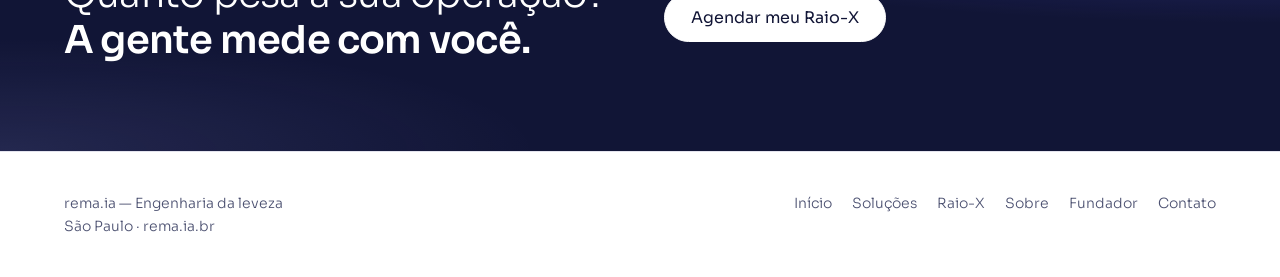
<file: raio-x/index.html>
<!doctype html>
<html lang="pt-BR">
<head>
<meta charset="utf-8">
<meta name="viewport" content="width=device-width, initial-scale=1">
<title>Raio-X da Complexidade · rema.ia — Engenharia da leveza</title>
<meta name="description" content="Raio-X da Complexidade: 60 a 90 minutos de conversa estruturada e uma página executiva mostrando onde a sua operação mais pesa.">
<meta name="theme-color" content="#111536">
<link rel="icon" href="/assets/favicon.svg" type="image/svg+xml">
<link rel="icon" href="/favicon.ico" sizes="any">
<link rel="apple-touch-icon" href="/assets/apple-touch-icon.png">
<link rel="preconnect" href="https://fonts.googleapis.com">
<link rel="stylesheet" href="https://fonts.googleapis.com/css2?family=Sora:wght@300;400;600&family=IBM+Plex+Mono:wght@400;500&display=swap">
<link rel="stylesheet" href="/assets/rema-ia-tokens.css">
<link rel="stylesheet" href="/assets/site.css">
</head>
<body>

<header class="topo">
<div class="wrap">
<a class="logo" href="/" aria-label="rema.ia, página inicial">
<img src="/assets/rema-ia-simbolo.png" alt="" width="51" height="40">
<span>rema<span>.ia</span></span>
</a>
<nav class="menu" aria-label="Principal">
<a href="/solucoes/">Soluções</a>
<a href="/sobre/">Sobre</a>
<a href="/fundador/">Fundador</a>
<a href="/contato/">Contato</a>
<a class="botao" href="/raio-x/" aria-current="page">Raio-X da Complexidade</a>
</nav>
</div>
</header>

<main>

<section class="hero">
<div class="wrap">
<div class="pilha">
<div class="rotulo">Raio-X da Complexidade</div>
<h1>Descubra quanto pesa a sua operação. <strong>Em uma conversa.</strong></h1>
<p class="lead">60 a 90 minutos de conversa estruturada com quem decide e uma página executiva mostrando onde a sua empresa mais perde tempo, dinheiro e vendas.</p>
<div class="acoes"><a class="botao cheio" href="/contato/?interesse=raio-x">Agendar meu Raio-X</a></div>
</div>
</div>
</section>

<section class="secao nevoa">
<div class="wrap duas">
<div class="pilha">
<div class="rotulo">O que é</div>
<h2>Um diagnóstico <strong>antes de qualquer tecnologia.</strong></h2>
</div>
<div class="texto">
<p>O Raio-X é a porta de entrada da rema.ia. Em vez de começar oferecendo uma ferramenta, a gente começa entendendo a sua operação: onde o trabalho se repete, onde ele trava e quanto isso custa.</p>
<p>O resultado é uma visão clara do peso operacional da empresa, priorizada pelo que mais dói. Ela serve para decidir, com a gente ou não.</p>
</div>
</div>
</section>

<section class="secao">
<div class="wrap duas">
<div class="pilha">
<div class="rotulo">Para quem é</div>
<h2>Para quem sente <strong>que a empresa cresceu e ficou pesada.</strong></h2>
</div>
<ul class="lista">
<li>Donos, diretores e gestores de empresas com operação em crescimento.</li>
<li>Times que vivem apagando incêndio e não conseguem parar para melhorar o processo.</li>
<li>Empresas que querem escalar <strong>sem contratar na mesma proporção</strong>.</li>
<li>Quem quer usar IA de forma prática, sem apostar no escuro.</li>
</ul>
</div>
</section>

<section class="secao">
<div class="wrap pilha larga">
<div class="pilha">
<div class="rotulo">Passo a passo</div>
<h2>Como é a conversa</h2>
</div>
<div class="grade">
<div><div class="num">01</div><h3>Mapa da operação</h3><p>Como a empresa funciona hoje: áreas, canais, sistemas e o caminho de um pedido do primeiro contato até o pós-venda.</p></div>
<div><div class="num">02</div><h3>Onde pesa</h3><p>Atendimento, vendas, cobrança e operações: o que se repete, o que trava e o que se perde fora do horário.</p></div>
<div><div class="num">03</div><h3>Quanto pesa</h3><p>Estimativa de horas gastas, custos envolvidos e vendas perdidas em cada ponto.</p></div>
<div><div class="num">04</div><h3>Por onde começar</h3><p>Os pontos em que um beija-flor devolveria mais tempo com menos esforço de implantação.</p></div>
</div>
</div>
</section>

<section class="secao noite">
<div class="wrap duas">
<div class="pilha">
<div class="rotulo">A devolutiva</div>
<h2>Uma página executiva. <strong>Sem relatório de 40 slides.</strong></h2>
</div>
<ul class="lista">
<li><strong>Os pontos de maior peso</strong> da operação, em ordem de impacto.</li>
<li><strong>Estimativa de custo</strong> em horas, dinheiro e vendas perdidas.</li>
<li><strong>Oportunidades priorizadas</strong> para tirar peso, com ou sem IA.</li>
<li><strong>Próximo passo recomendado</strong>, claro e objetivo.</li>
</ul>
</div>
</section>

<section class="secao">
<div class="wrap estreito pilha">
<h2>Perguntas sobre o Raio-X</h2>
<div class="perguntas">
<details>
<summary>Quanto custa?<span aria-hidden="true">+</span></summary>
<p>O Raio-X da Complexidade é gratuito.</p>
</details>
<details>
<summary>Preciso preparar alguma coisa?<span aria-hidden="true">+</span></summary>
<p>Não precisa de documento nem de dados técnicos. O importante é que participe alguém que conheça a operação e possa decidir. Se tiver números à mão, como volume de atendimentos ou de pedidos, melhor.</p>
</details>
<details>
<summary>O Raio-X vira uma proposta?<span aria-hidden="true">+</span></summary>
<p>Só se fizer sentido para você. Se houver um beija-flor que devolva tempo de verdade, a gente apresenta uma proposta. Se não houver, você fica com o diagnóstico do mesmo jeito.</p>
</details>
<details>
<summary>Como é feita a conversa?<span aria-hidden="true">+</span></summary>
<p>Por videochamada, em 60 a 90 minutos, em um horário combinado com você.</p>
</details>
</div>
</div>
</section>

<section class="secao noite">
<div class="wrap duas" style="align-items:center">
<h2>Quanto pesa a sua operação? <strong>A gente mede com você.</strong></h2>
<div class="acoes"><a class="botao cheio" href="/contato/?interesse=raio-x">Agendar meu Raio-X</a></div>
</div>
</section>

</main>

<footer class="rodape">
<div class="wrap">
<div>rema.ia — Engenharia da leveza<br>São Paulo · rema.ia.br</div>
<nav aria-label="Rodapé">
<a href="/">Início</a>
<a href="/solucoes/">Soluções</a>
<a href="/raio-x/">Raio-X</a>
<a href="/sobre/">Sobre</a>
<a href="/fundador/">Fundador</a>
<a href="/contato/">Contato</a>
</nav>
</div>
</footer>

</body>
</html>
</file>
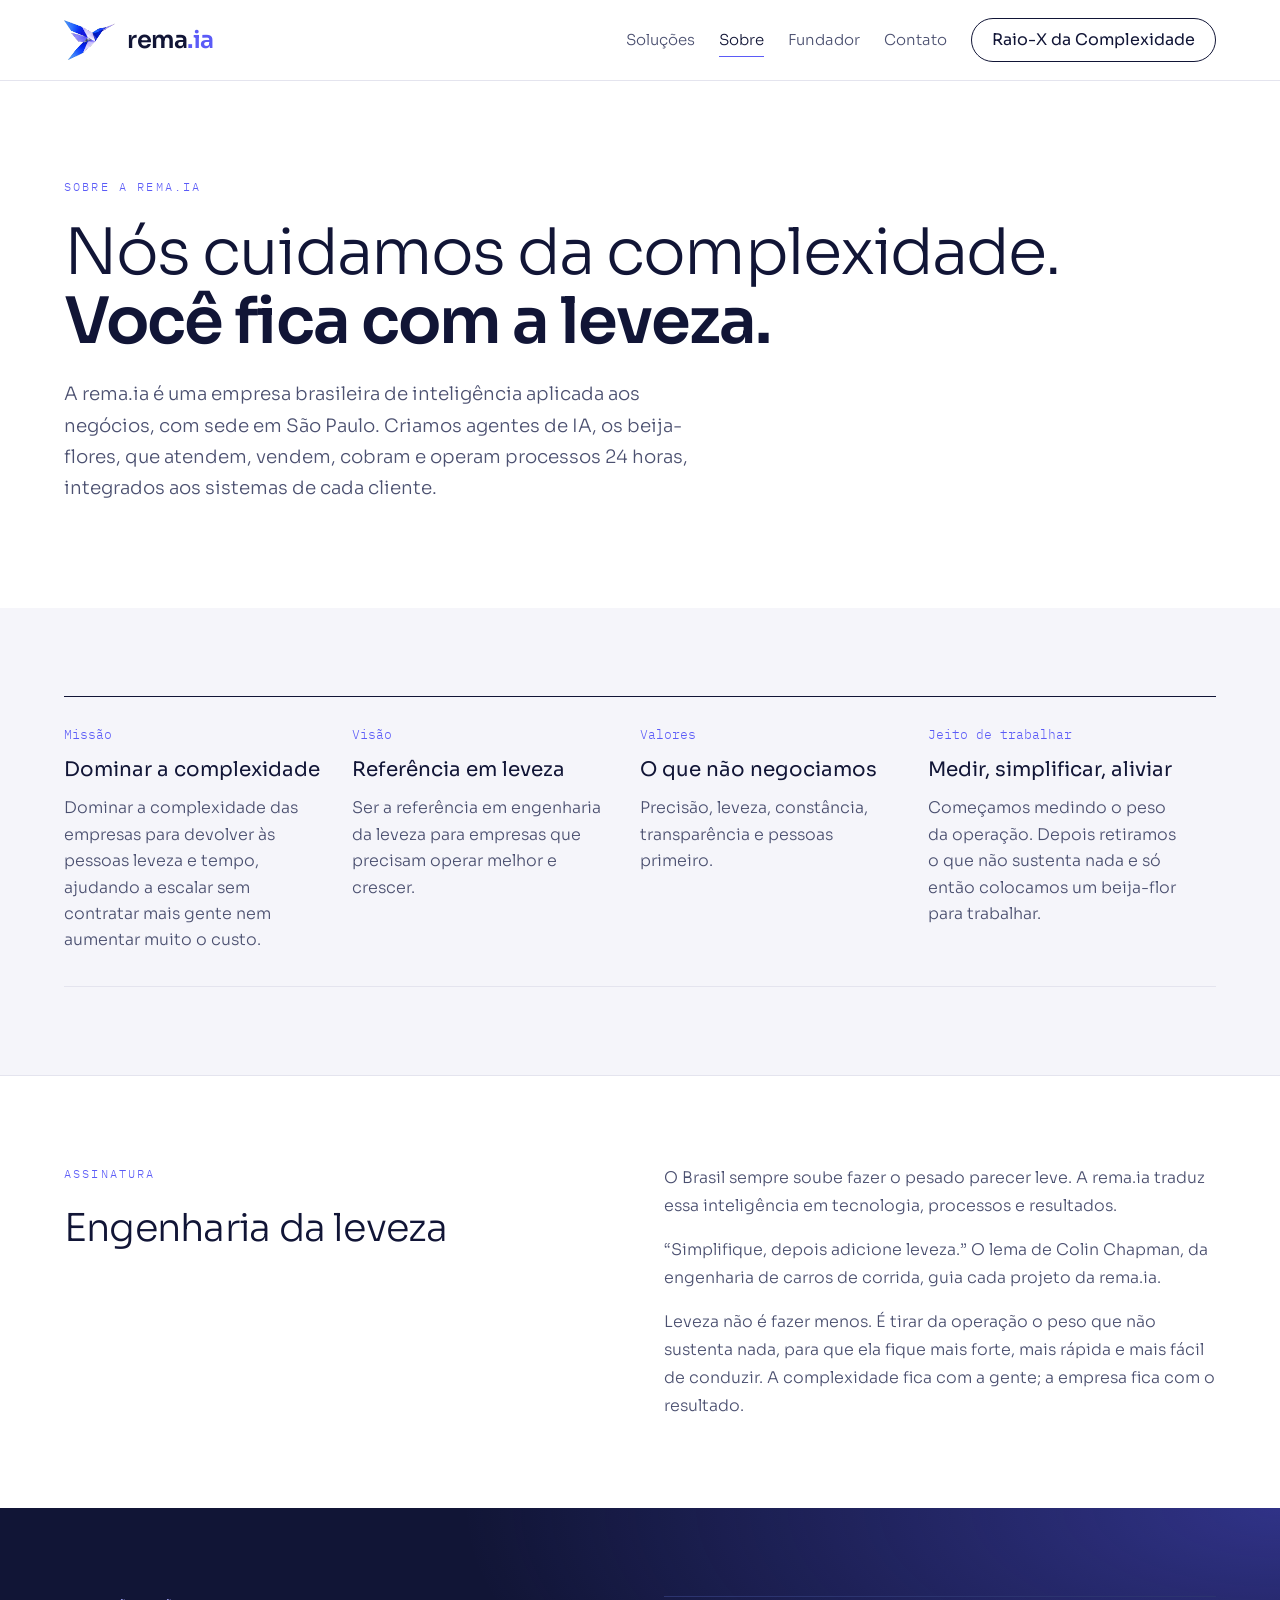
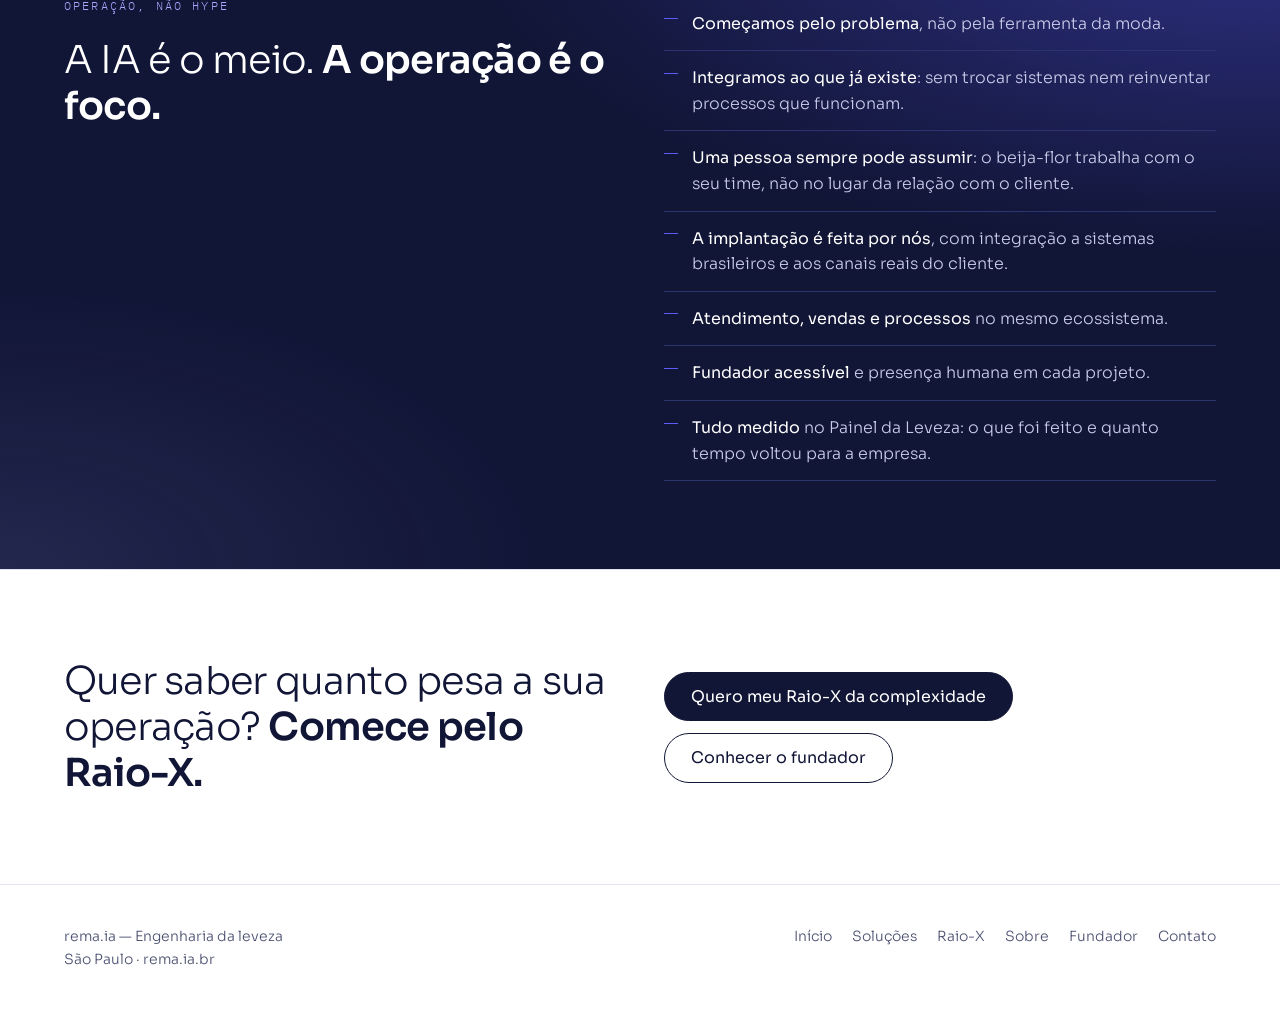
<file: sobre/index.html>
<!doctype html>
<html lang="pt-BR">
<head>
<meta charset="utf-8">
<meta name="viewport" content="width=device-width, initial-scale=1">
<title>Sobre · rema.ia — Engenharia da leveza</title>
<meta name="description" content="A rema.ia é uma empresa brasileira de inteligência aplicada aos negócios. Nós cuidamos da complexidade. Você fica com a leveza.">
<meta name="theme-color" content="#111536">
<link rel="icon" href="/assets/favicon.svg" type="image/svg+xml">
<link rel="icon" href="/favicon.ico" sizes="any">
<link rel="apple-touch-icon" href="/assets/apple-touch-icon.png">
<link rel="preconnect" href="https://fonts.googleapis.com">
<link rel="stylesheet" href="https://fonts.googleapis.com/css2?family=Sora:wght@300;400;600&family=IBM+Plex+Mono:wght@400;500&display=swap">
<link rel="stylesheet" href="/assets/rema-ia-tokens.css">
<link rel="stylesheet" href="/assets/site.css">
</head>
<body>

<header class="topo">
<div class="wrap">
<a class="logo" href="/" aria-label="rema.ia, página inicial">
<img src="/assets/rema-ia-simbolo.png" alt="" width="51" height="40">
<span>rema<span>.ia</span></span>
</a>
<nav class="menu" aria-label="Principal">
<a href="/solucoes/">Soluções</a>
<a href="/sobre/" aria-current="page">Sobre</a>
<a href="/fundador/">Fundador</a>
<a href="/contato/">Contato</a>
<a class="botao" href="/raio-x/">Raio-X da Complexidade</a>
</nav>
</div>
</header>

<main>

<section class="hero">
<div class="wrap">
<div class="pilha">
<div class="rotulo">Sobre a rema.ia</div>
<h1>Nós cuidamos da complexidade. <strong>Você fica com a leveza.</strong></h1>
<p class="lead">A rema.ia é uma empresa brasileira de inteligência aplicada aos negócios, com sede em São Paulo. Criamos agentes de IA, os beija-flores, que atendem, vendem, cobram e operam processos 24 horas, integrados aos sistemas de cada cliente.</p>
</div>
</div>
</section>

<section class="secao nevoa">
<div class="wrap pilha larga">
<div class="grade">
<div><div class="num">Missão</div><h3>Dominar a complexidade</h3><p>Dominar a complexidade das empresas para devolver às pessoas leveza e tempo, ajudando a escalar sem contratar mais gente nem aumentar muito o custo.</p></div>
<div><div class="num">Visão</div><h3>Referência em leveza</h3><p>Ser a referência em engenharia da leveza para empresas que precisam operar melhor e crescer.</p></div>
<div><div class="num">Valores</div><h3>O que não negociamos</h3><p>Precisão, leveza, constância, transparência e pessoas primeiro.</p></div>
<div><div class="num">Jeito de trabalhar</div><h3>Medir, simplificar, aliviar</h3><p>Começamos medindo o peso da operação. Depois retiramos o que não sustenta nada e só então colocamos um beija-flor para trabalhar.</p></div>
</div>
</div>
</section>

<section class="secao">
<div class="wrap duas">
<div class="pilha">
<div class="rotulo">Assinatura</div>
<h2>Engenharia da leveza</h2>
</div>
<div class="texto">
<p>O Brasil sempre soube fazer o pesado parecer leve. A rema.ia traduz essa inteligência em tecnologia, processos e resultados.</p>
<p>“Simplifique, depois adicione leveza.” O lema de Colin Chapman, da engenharia de carros de corrida, guia cada projeto da rema.ia.</p>
<p>Leveza não é fazer menos. É tirar da operação o peso que não sustenta nada, para que ela fique mais forte, mais rápida e mais fácil de conduzir. A complexidade fica com a gente; a empresa fica com o resultado.</p>
</div>
</div>
</section>

<section class="secao noite">
<div class="wrap duas">
<div class="pilha">
<div class="rotulo">Operação, não hype</div>
<h2>A IA é o meio. <strong>A operação é o foco.</strong></h2>
</div>
<ul class="lista">
<li><strong>Começamos pelo problema</strong>, não pela ferramenta da moda.</li>
<li><strong>Integramos ao que já existe</strong>: sem trocar sistemas nem reinventar processos que funcionam.</li>
<li><strong>Uma pessoa sempre pode assumir</strong>: o beija-flor trabalha com o seu time, não no lugar da relação com o cliente.</li>
<li><strong>A implantação é feita por nós</strong>, com integração a sistemas brasileiros e aos canais reais do cliente.</li>
<li><strong>Atendimento, vendas e processos</strong> no mesmo ecossistema.</li>
<li><strong>Fundador acessível</strong> e presença humana em cada projeto.</li>
<li><strong>Tudo medido</strong> no Painel da Leveza: o que foi feito e quanto tempo voltou para a empresa.</li>
</ul>
</div>
</section>

<section class="secao">
<div class="wrap duas" style="align-items:center">
<h2>Quer saber quanto pesa a sua operação? <strong>Comece pelo Raio-X.</strong></h2>
<div class="acoes">
<a class="botao cheio" href="/raio-x/">Quero meu Raio-X da complexidade</a>
<a class="botao vazado" href="/fundador/">Conhecer o fundador</a>
</div>
</div>
</section>

</main>

<footer class="rodape">
<div class="wrap">
<div>rema.ia — Engenharia da leveza<br>São Paulo · rema.ia.br</div>
<nav aria-label="Rodapé">
<a href="/">Início</a>
<a href="/solucoes/">Soluções</a>
<a href="/raio-x/">Raio-X</a>
<a href="/sobre/">Sobre</a>
<a href="/fundador/">Fundador</a>
<a href="/contato/">Contato</a>
</nav>
</div>
</footer>

</body>
</html>
</file>
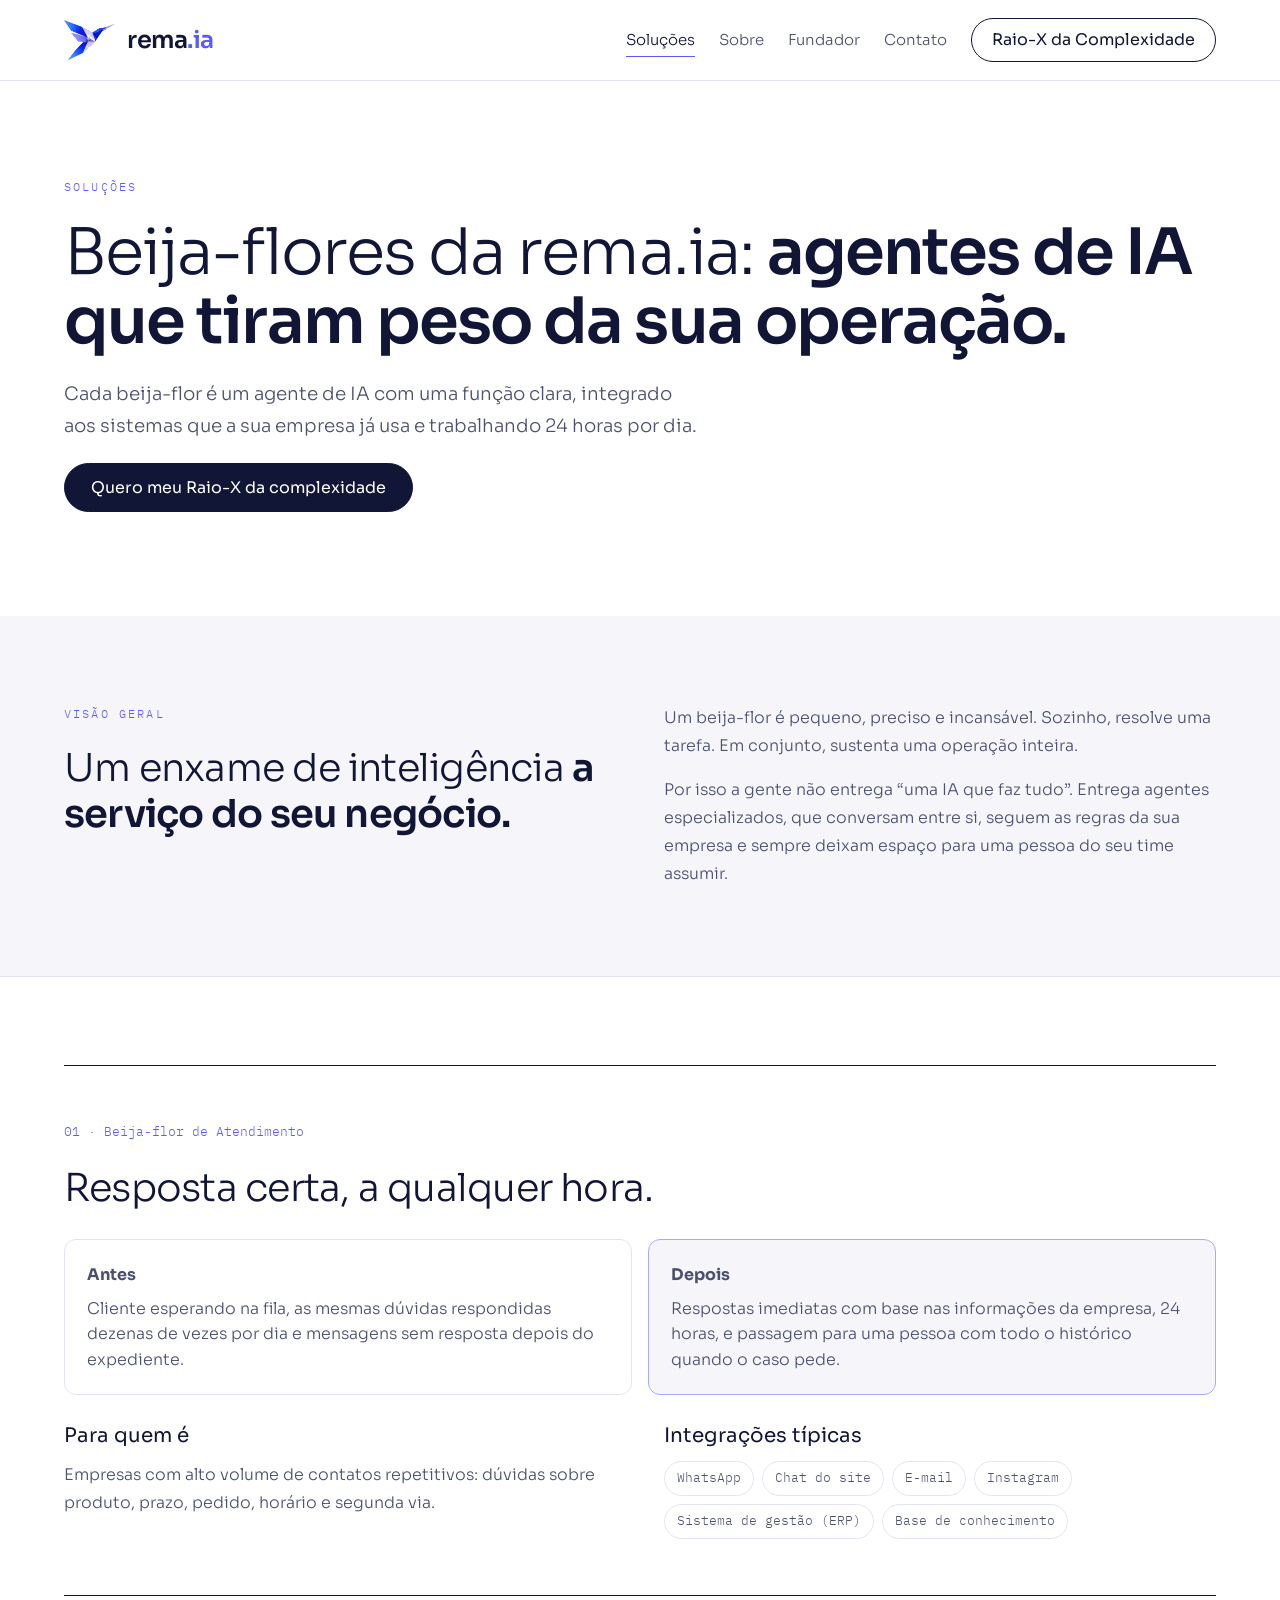
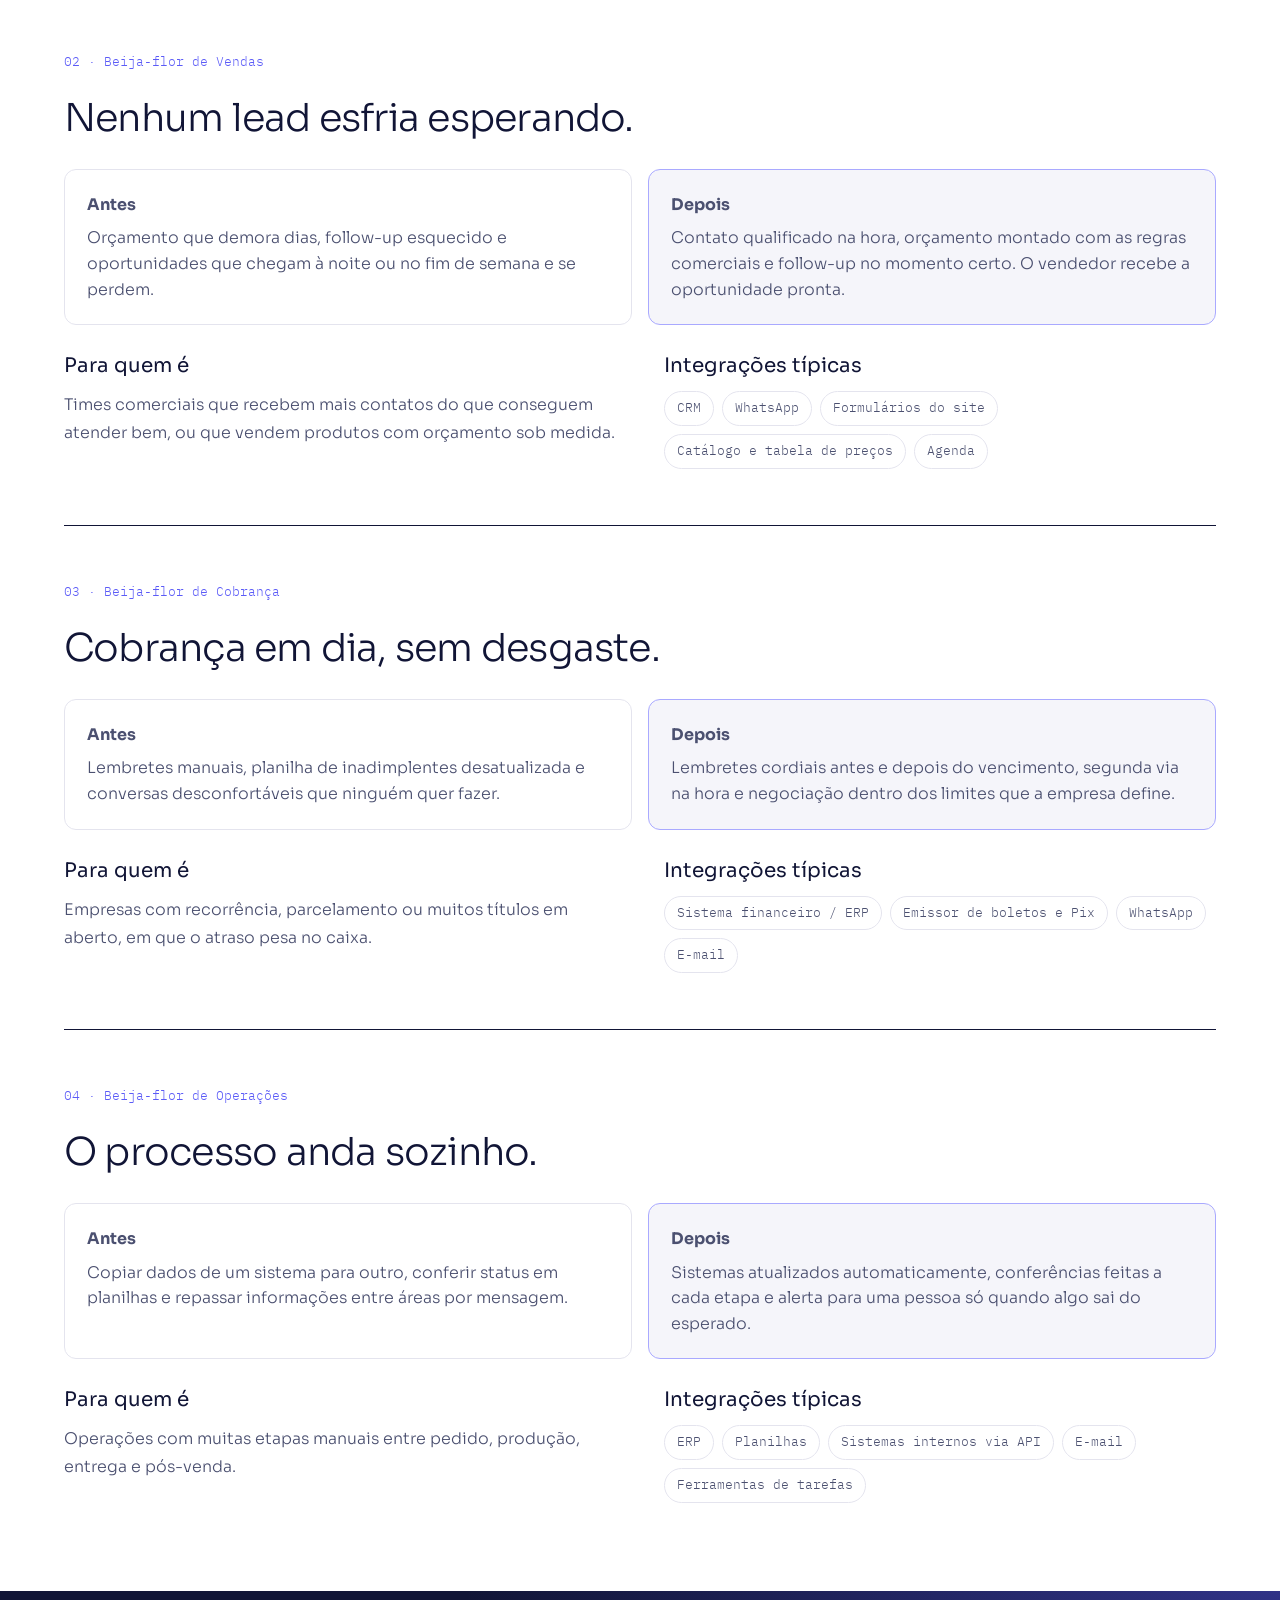
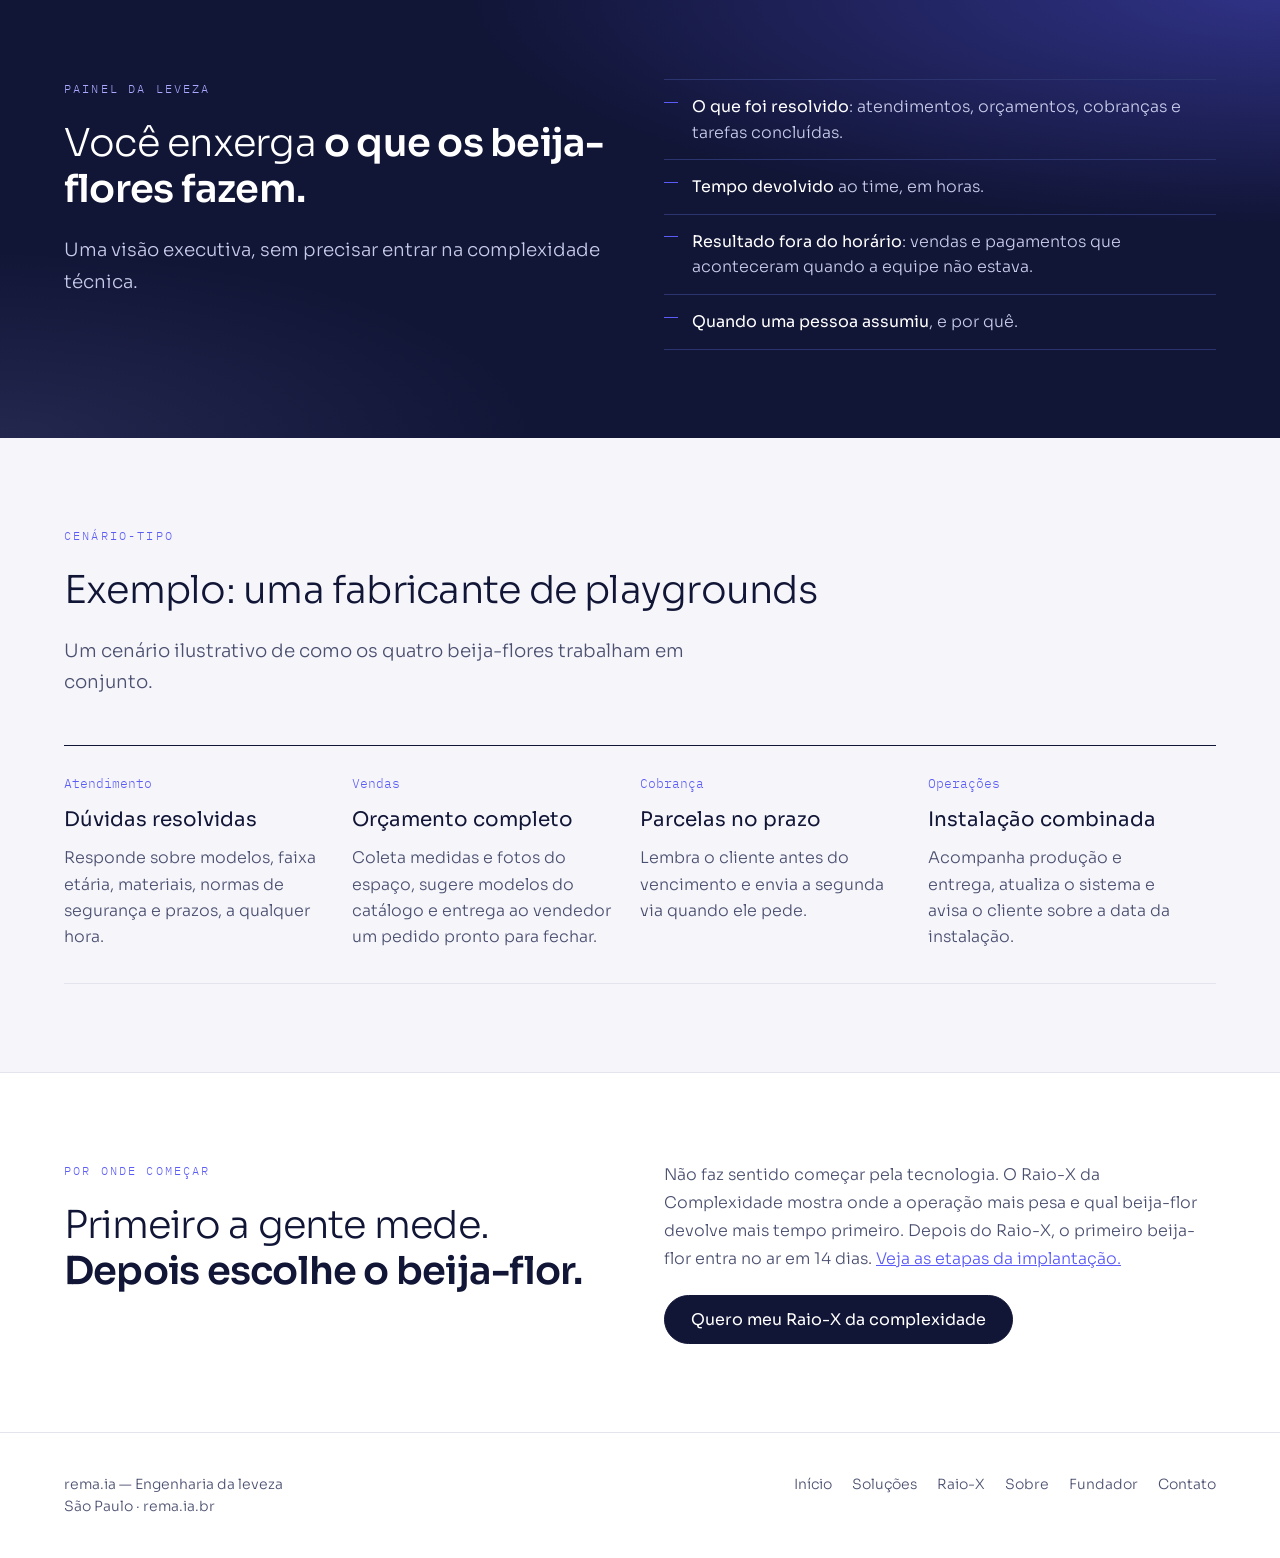
<file: solucoes/index.html>
<!doctype html>
<html lang="pt-BR">
<head>
<meta charset="utf-8">
<meta name="viewport" content="width=device-width, initial-scale=1">
<title>Soluções · rema.ia — Engenharia da leveza</title>
<meta name="description" content="Beija-flores da rema.ia: agentes de IA de atendimento, vendas, cobrança e operações, integrados aos sistemas da sua empresa, com o Painel da Leveza.">
<meta name="theme-color" content="#111536">
<link rel="icon" href="/assets/favicon.svg" type="image/svg+xml">
<link rel="icon" href="/favicon.ico" sizes="any">
<link rel="apple-touch-icon" href="/assets/apple-touch-icon.png">
<link rel="preconnect" href="https://fonts.googleapis.com">
<link rel="stylesheet" href="https://fonts.googleapis.com/css2?family=Sora:wght@300;400;600&family=IBM+Plex+Mono:wght@400;500&display=swap">
<link rel="stylesheet" href="/assets/rema-ia-tokens.css">
<link rel="stylesheet" href="/assets/site.css">
</head>
<body>

<header class="topo">
<div class="wrap">
<a class="logo" href="/" aria-label="rema.ia, página inicial">
<img src="/assets/rema-ia-simbolo.png" alt="" width="51" height="40">
<span>rema<span>.ia</span></span>
</a>
<nav class="menu" aria-label="Principal">
<a href="/solucoes/" aria-current="page">Soluções</a>
<a href="/sobre/">Sobre</a>
<a href="/fundador/">Fundador</a>
<a href="/contato/">Contato</a>
<a class="botao" href="/raio-x/">Raio-X da Complexidade</a>
</nav>
</div>
</header>

<main>

<section class="hero">
<div class="wrap">
<div class="pilha">
<div class="rotulo">Soluções</div>
<h1>Beija-flores da rema.ia: <strong>agentes de IA que tiram peso da sua operação.</strong></h1>
<p class="lead">Cada beija-flor é um agente de IA com uma função clara, integrado aos sistemas que a sua empresa já usa e trabalhando 24 horas por dia.</p>
<div class="acoes"><a class="botao cheio" href="/raio-x/">Quero meu Raio-X da complexidade</a></div>
</div>
</div>
</section>

<section class="secao nevoa">
<div class="wrap duas">
<div class="pilha">
<div class="rotulo">Visão geral</div>
<h2>Um enxame de inteligência <strong>a serviço do seu negócio.</strong></h2>
</div>
<div class="texto">
<p>Um beija-flor é pequeno, preciso e incansável. Sozinho, resolve uma tarefa. Em conjunto, sustenta uma operação inteira.</p>
<p>Por isso a gente não entrega “uma IA que faz tudo”. Entrega agentes especializados, que conversam entre si, seguem as regras da sua empresa e sempre deixam espaço para uma pessoa do seu time assumir.</p>
</div>
</div>
</section>

<section class="secao" style="padding-bottom:32px">
<div class="wrap">

<article class="agente" id="atendimento">
<div class="pilha">
<div class="num">01 · Beija-flor de Atendimento</div>
<h2>Resposta certa, a qualquer hora.</h2>
</div>
<div class="antes-depois">
<div><strong>Antes</strong>Cliente esperando na fila, as mesmas dúvidas respondidas dezenas de vezes por dia e mensagens sem resposta depois do expediente.</div>
<div><strong>Depois</strong>Respostas imediatas com base nas informações da empresa, 24 horas, e passagem para uma pessoa com todo o histórico quando o caso pede.</div>
</div>
<div class="duas">
<div><h3>Para quem é</h3><p class="texto">Empresas com alto volume de contatos repetitivos: dúvidas sobre produto, prazo, pedido, horário e segunda via.</p></div>
<div><h3>Integrações típicas</h3><ul class="etiquetas"><li>WhatsApp</li><li>Chat do site</li><li>E-mail</li><li>Instagram</li><li>Sistema de gestão (ERP)</li><li>Base de conhecimento</li></ul></div>
</div>
</article>

<article class="agente" id="vendas">
<div class="pilha">
<div class="num">02 · Beija-flor de Vendas</div>
<h2>Nenhum lead esfria esperando.</h2>
</div>
<div class="antes-depois">
<div><strong>Antes</strong>Orçamento que demora dias, follow-up esquecido e oportunidades que chegam à noite ou no fim de semana e se perdem.</div>
<div><strong>Depois</strong>Contato qualificado na hora, orçamento montado com as regras comerciais e follow-up no momento certo. O vendedor recebe a oportunidade pronta.</div>
</div>
<div class="duas">
<div><h3>Para quem é</h3><p class="texto">Times comerciais que recebem mais contatos do que conseguem atender bem, ou que vendem produtos com orçamento sob medida.</p></div>
<div><h3>Integrações típicas</h3><ul class="etiquetas"><li>CRM</li><li>WhatsApp</li><li>Formulários do site</li><li>Catálogo e tabela de preços</li><li>Agenda</li></ul></div>
</div>
</article>

<article class="agente" id="cobranca">
<div class="pilha">
<div class="num">03 · Beija-flor de Cobrança</div>
<h2>Cobrança em dia, sem desgaste.</h2>
</div>
<div class="antes-depois">
<div><strong>Antes</strong>Lembretes manuais, planilha de inadimplentes desatualizada e conversas desconfortáveis que ninguém quer fazer.</div>
<div><strong>Depois</strong>Lembretes cordiais antes e depois do vencimento, segunda via na hora e negociação dentro dos limites que a empresa define.</div>
</div>
<div class="duas">
<div><h3>Para quem é</h3><p class="texto">Empresas com recorrência, parcelamento ou muitos títulos em aberto, em que o atraso pesa no caixa.</p></div>
<div><h3>Integrações típicas</h3><ul class="etiquetas"><li>Sistema financeiro / ERP</li><li>Emissor de boletos e Pix</li><li>WhatsApp</li><li>E-mail</li></ul></div>
</div>
</article>

<article class="agente" id="operacoes">
<div class="pilha">
<div class="num">04 · Beija-flor de Operações</div>
<h2>O processo anda sozinho.</h2>
</div>
<div class="antes-depois">
<div><strong>Antes</strong>Copiar dados de um sistema para outro, conferir status em planilhas e repassar informações entre áreas por mensagem.</div>
<div><strong>Depois</strong>Sistemas atualizados automaticamente, conferências feitas a cada etapa e alerta para uma pessoa só quando algo sai do esperado.</div>
</div>
<div class="duas">
<div><h3>Para quem é</h3><p class="texto">Operações com muitas etapas manuais entre pedido, produção, entrega e pós-venda.</p></div>
<div><h3>Integrações típicas</h3><ul class="etiquetas"><li>ERP</li><li>Planilhas</li><li>Sistemas internos via API</li><li>E-mail</li><li>Ferramentas de tarefas</li></ul></div>
</div>
</article>

</div>
</section>

<section class="secao noite">
<div class="wrap duas">
<div class="pilha">
<div class="rotulo">Painel da Leveza</div>
<h2>Você enxerga <strong>o que os beija-flores fazem.</strong></h2>
<p class="lead">Uma visão executiva, sem precisar entrar na complexidade técnica.</p>
</div>
<ul class="lista">
<li><strong>O que foi resolvido</strong>: atendimentos, orçamentos, cobranças e tarefas concluídas.</li>
<li><strong>Tempo devolvido</strong> ao time, em horas.</li>
<li><strong>Resultado fora do horário</strong>: vendas e pagamentos que aconteceram quando a equipe não estava.</li>
<li><strong>Quando uma pessoa assumiu</strong>, e por quê.</li>
</ul>
</div>
</section>

<section class="secao nevoa">
<div class="wrap pilha larga">
<div class="pilha">
<div class="rotulo">Cenário-tipo</div>
<h2>Exemplo: uma fabricante de playgrounds</h2>
<p class="lead">Um cenário ilustrativo de como os quatro beija-flores trabalham em conjunto.</p>
</div>
<div class="grade">
<div><div class="num">Atendimento</div><h3>Dúvidas resolvidas</h3><p>Responde sobre modelos, faixa etária, materiais, normas de segurança e prazos, a qualquer hora.</p></div>
<div><div class="num">Vendas</div><h3>Orçamento completo</h3><p>Coleta medidas e fotos do espaço, sugere modelos do catálogo e entrega ao vendedor um pedido pronto para fechar.</p></div>
<div><div class="num">Cobrança</div><h3>Parcelas no prazo</h3><p>Lembra o cliente antes do vencimento e envia a segunda via quando ele pede.</p></div>
<div><div class="num">Operações</div><h3>Instalação combinada</h3><p>Acompanha produção e entrega, atualiza o sistema e avisa o cliente sobre a data da instalação.</p></div>
</div>
</div>
</section>

<section class="secao">
<div class="wrap duas">
<div class="pilha">
<div class="rotulo">Por onde começar</div>
<h2>Primeiro a gente mede. <strong>Depois escolhe o beija-flor.</strong></h2>
</div>
<div class="pilha">
<p class="texto">Não faz sentido começar pela tecnologia. O Raio-X da Complexidade mostra onde a operação mais pesa e qual beija-flor devolve mais tempo primeiro. Depois do Raio-X, o primeiro beija-flor entra no ar em 14 dias. <a href="/como-funciona.html">Veja as etapas da implantação.</a></p>
<div class="acoes"><a class="botao cheio" href="/raio-x/">Quero meu Raio-X da complexidade</a></div>
</div>
</div>
</section>

</main>

<footer class="rodape">
<div class="wrap">
<div>rema.ia — Engenharia da leveza<br>São Paulo · rema.ia.br</div>
<nav aria-label="Rodapé">
<a href="/">Início</a>
<a href="/solucoes/">Soluções</a>
<a href="/raio-x/">Raio-X</a>
<a href="/sobre/">Sobre</a>
<a href="/fundador/">Fundador</a>
<a href="/contato/">Contato</a>
</nav>
</div>
</footer>

</body>
</html>
</file>
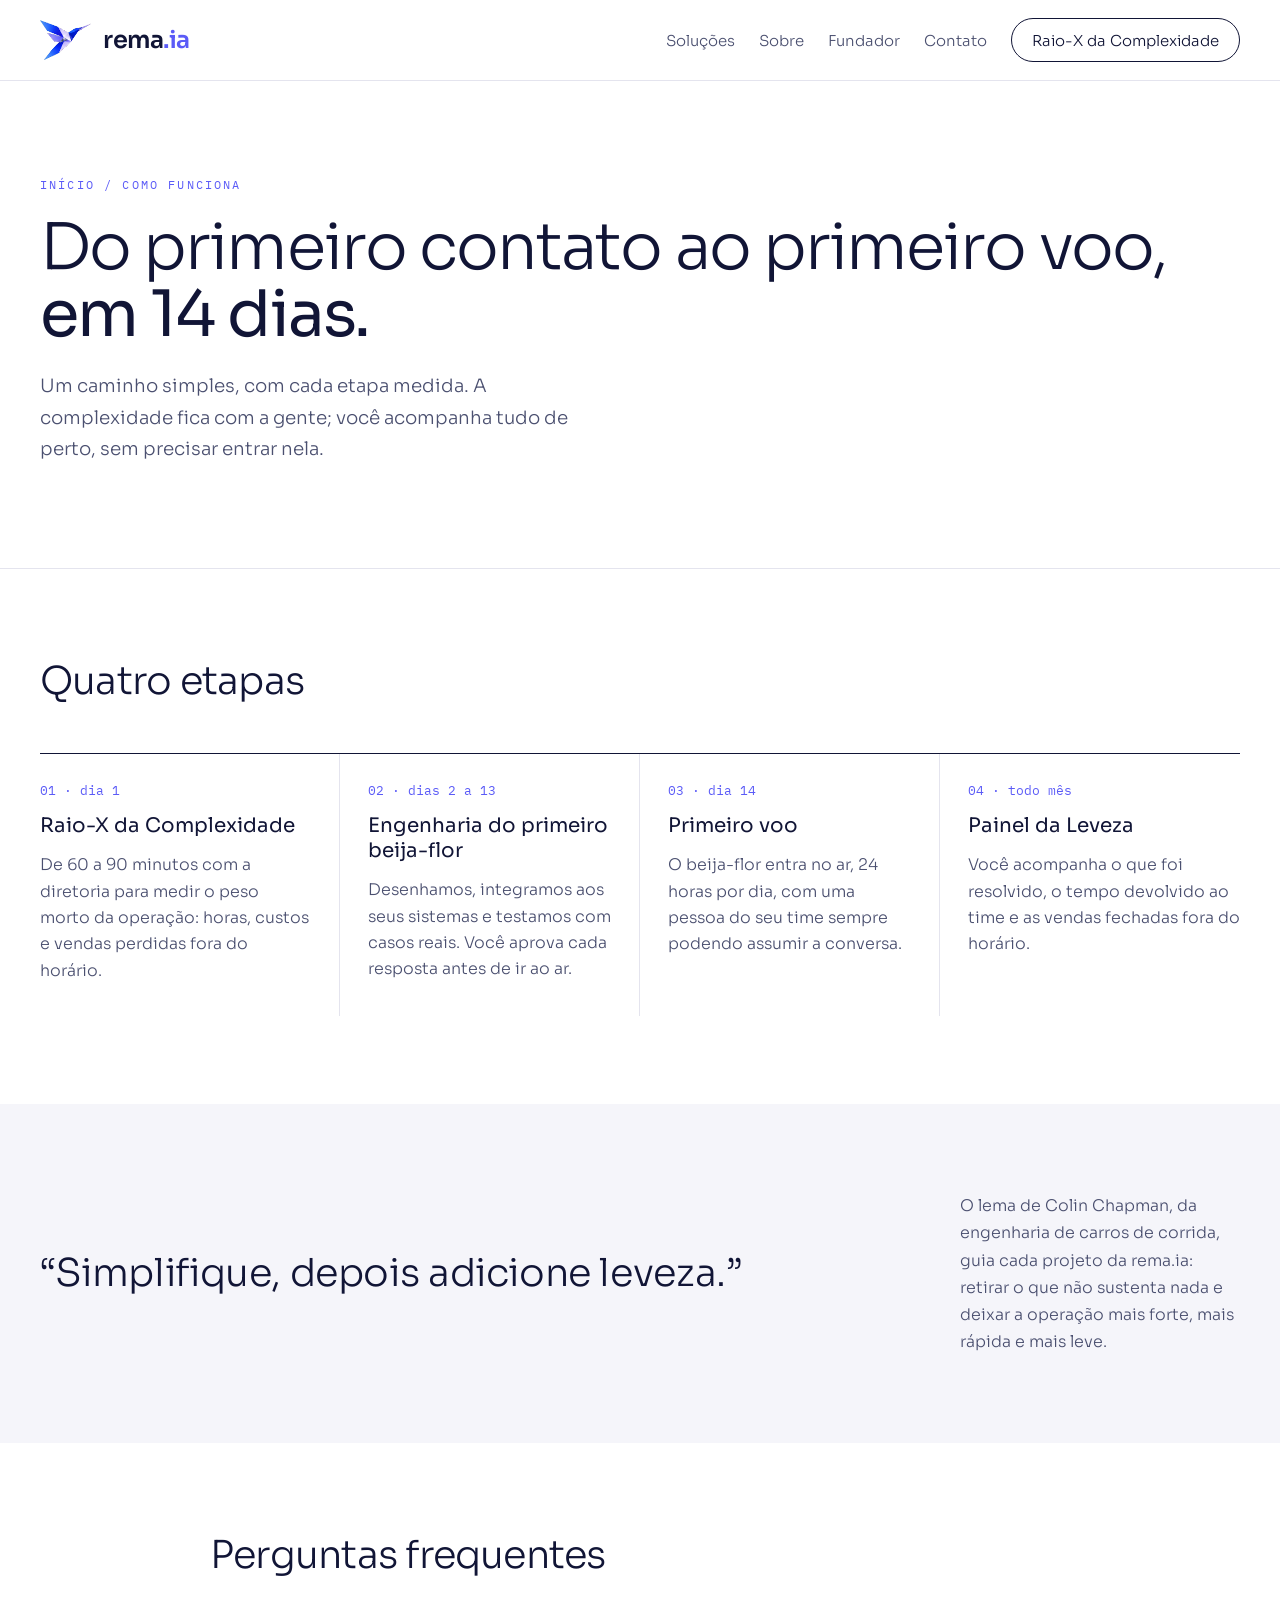
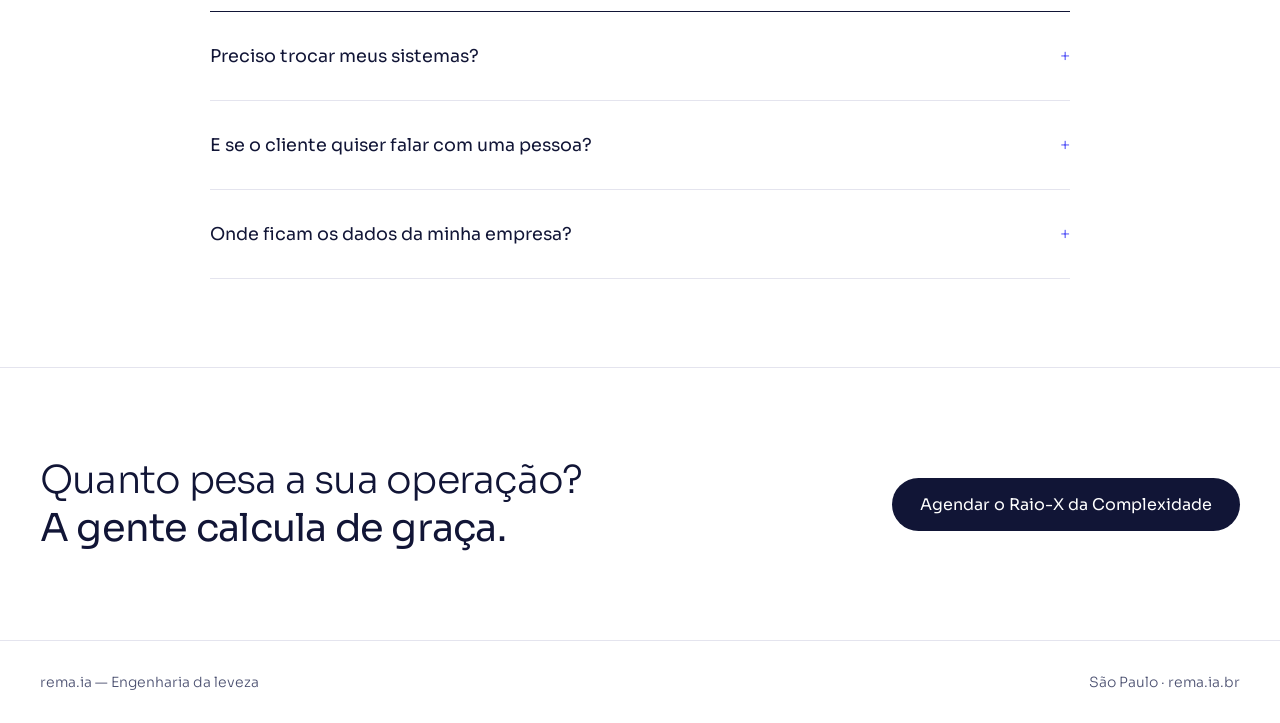
<file: como-funciona.html>
<!doctype html>
<html lang="pt-BR">
<head>
<meta charset="utf-8">
<meta name="viewport" content="width=device-width, initial-scale=1">
<title>Como funciona · rema.ia — Engenharia da leveza</title>
<meta name="description" content="Do primeiro contato ao primeiro voo em 14 dias: Raio-X da Complexidade, engenharia do primeiro beija-flor, primeiro voo e Painel da Leveza.">
<meta name="theme-color" content="#111536">
<link rel="icon" href="assets/favicon.svg" type="image/svg+xml">
<link rel="icon" href="favicon.ico" sizes="any">
<link rel="apple-touch-icon" href="assets/apple-touch-icon.png">
<link rel="preconnect" href="https://fonts.googleapis.com">
<link rel="stylesheet" href="https://fonts.googleapis.com/css2?family=Sora:wght@300;400;600&family=IBM+Plex+Mono:wght@400;500&display=swap">
<link rel="stylesheet" href="assets/rema-ia-tokens.css">
<style>
body{margin:0}
a{color:#5B5BF7}a:hover{color:#111536}
summary{cursor:pointer;list-style:none}
summary::-webkit-details-marker{display:none}
html{scroll-behavior:smooth}
*:focus-visible{outline:2px solid #5B5BF7;outline-offset:3px}
body{animation:entrada .6s ease-out both}
@keyframes entrada{from{opacity:0}to{opacity:1}}
@media (prefers-reduced-motion: reduce){html{scroll-behavior:auto}body{animation:none}}
</style>
</head>
<body>
<div style="width: 100%; background: #FFFFFF; color: #111536; font-family: 'Sora', sans-serif">

<header style="border-bottom: 1px solid #E4E4EE">
<div style="max-width: 1200px; margin: 0 auto; padding: 18px 24px; display: flex; flex-wrap: wrap; align-items: center; justify-content: space-between; gap: 16px">
<a href="/" style="display: flex; align-items: center; gap: 12px; text-decoration: none; color: #111536">
<img src="/assets/rema-ia-simbolo.png" alt="" width="51" height="40">
<span style="font-size: 24px; font-weight: 600; letter-spacing: -0.02em">rema<span style="color: #5B5BF7">.ia</span></span>
</a>
<nav aria-label="Principal" style="display: flex; flex-wrap: wrap; align-items: center; gap: 24px; font-size: 15px; font-weight: 300">
<a href="/solucoes/" style="color: #4B5070; text-decoration: none">Soluções</a>
<a href="/sobre/" style="color: #4B5070; text-decoration: none">Sobre</a>
<a href="/fundador/" style="color: #4B5070; text-decoration: none">Fundador</a>
<a href="/contato/" style="color: #4B5070; text-decoration: none">Contato</a>
<a href="/raio-x/" style="color: #111536; text-decoration: none; border: 1px solid #111536; padding: 11px 20px; border-radius: 999px; min-height: 44px; box-sizing: border-box; display: inline-flex; align-items: center">Raio-X da Complexidade</a>
</nav>
</div>
</header>

<section id="topo" style="position: relative; overflow: hidden; border-bottom: 1px solid #E4E4EE">
<div style="max-width: 1200px; margin: 0 auto; padding: 96px 24px 104px; display: flex; flex-wrap: wrap; align-items: center; gap: 48px">
<div style="flex: 999 1 520px; min-width: 0; display: flex; flex-direction: column; gap: 22px">
<div style="font-family: 'IBM Plex Mono', monospace; font-size: 12px; letter-spacing: 0.18em; text-transform: uppercase; color: #5B5BF7"><a href="/" style="color: inherit; text-decoration: none">Início</a> / Como funciona</div>
<h1 style="margin: 0; font-size: clamp(2.4rem, 5vw, 4.2rem); font-weight: 300; letter-spacing: -0.03em; line-height: 1.05">Do primeiro contato ao primeiro voo, <span style="font-weight: 400">em 14 dias.</span></h1>
<p style="margin: 0; font-size: 1.15rem; font-weight: 300; line-height: 1.7; color: #4B5070; max-width: 34rem">Um caminho simples, com cada etapa medida. A complexidade fica com a gente; você acompanha tudo de perto, sem precisar entrar nela.</p>
</div>
</div>
</section>

<section id="etapas">
<div style="max-width: 1200px; margin: 0 auto; padding: 88px 24px; display: flex; flex-direction: column; gap: 48px">
<h2 style="margin: 0; font-size: clamp(1.8rem, 3vw, 2.5rem); font-weight: 300; letter-spacing: -0.02em">Quatro etapas</h2>
<div style="display: grid; grid-template-columns: repeat(auto-fit, minmax(240px, 1fr)); gap: 0; border-top: 1px solid #111536">
<div style="padding: 28px 28px 32px 0; display: flex; flex-direction: column; gap: 14px; border-right: 1px solid #E4E4EE">
<div style="font-family: 'IBM Plex Mono', monospace; font-size: 13px; color: #5B5BF7">01 · dia 1</div>
<h3 style="margin: 0; font-size: 1.25rem; font-weight: 400">Raio-X da Complexidade</h3>
<p style="margin: 0; font-weight: 300; line-height: 1.65; color: #4B5070">De 60 a 90 minutos com a diretoria para medir o peso morto da operação: horas, custos e vendas perdidas fora do horário.</p>
</div>
<div style="padding: 28px 28px 32px; display: flex; flex-direction: column; gap: 14px; border-right: 1px solid #E4E4EE">
<div style="font-family: 'IBM Plex Mono', monospace; font-size: 13px; color: #5B5BF7">02 · dias 2 a 13</div>
<h3 style="margin: 0; font-size: 1.25rem; font-weight: 400">Engenharia do primeiro beija-flor</h3>
<p style="margin: 0; font-weight: 300; line-height: 1.65; color: #4B5070">Desenhamos, integramos aos seus sistemas e testamos com casos reais. Você aprova cada resposta antes de ir ao ar.</p>
</div>
<div style="padding: 28px 28px 32px; display: flex; flex-direction: column; gap: 14px; border-right: 1px solid #E4E4EE">
<div style="font-family: 'IBM Plex Mono', monospace; font-size: 13px; color: #5B5BF7">03 · dia 14</div>
<h3 style="margin: 0; font-size: 1.25rem; font-weight: 400">Primeiro voo</h3>
<p style="margin: 0; font-weight: 300; line-height: 1.65; color: #4B5070">O beija-flor entra no ar, 24 horas por dia, com uma pessoa do seu time sempre podendo assumir a conversa.</p>
</div>
<div style="padding: 28px 0 32px 28px; display: flex; flex-direction: column; gap: 14px">
<div style="font-family: 'IBM Plex Mono', monospace; font-size: 13px; color: #5B5BF7">04 · todo mês</div>
<h3 style="margin: 0; font-size: 1.25rem; font-weight: 400">Painel da Leveza</h3>
<p style="margin: 0; font-weight: 300; line-height: 1.65; color: #4B5070">Você acompanha o que foi resolvido, o tempo devolvido ao time e as vendas fechadas fora do horário.</p>
</div>
</div>
</div>
</section>

<section style="background: #F5F5FA">
<div style="max-width: 1200px; margin: 0 auto; padding: 88px 24px; display: flex; flex-wrap: wrap; gap: 48px; align-items: center">
<blockquote style="margin: 0; flex: 999 1 520px; min-width: 0; font-size: clamp(1.6rem, 3vw, 2.4rem); font-weight: 300; line-height: 1.35; letter-spacing: -0.01em">“Simplifique, depois adicione leveza.”</blockquote>
<p style="flex: 1 1 280px; margin: 0; font-weight: 300; line-height: 1.7; color: #4B5070">O lema de Colin Chapman, da engenharia de carros de corrida, guia cada projeto da rema.ia: retirar o que não sustenta nada e deixar a operação mais forte, mais rápida e mais leve.</p>
</div>
</section>

<section id="perguntas">
<div style="max-width: 860px; margin: 0 auto; padding: 88px 24px; display: flex; flex-direction: column; gap: 32px">
<h2 style="margin: 0; font-size: clamp(1.8rem, 3vw, 2.5rem); font-weight: 300; letter-spacing: -0.02em">Perguntas frequentes</h2>
<div style="border-top: 1px solid #111536">
<details style="border-bottom: 1px solid #E4E4EE; padding: 22px 0">
<summary style="display: flex; justify-content: space-between; gap: 16px; font-size: 1.1rem; font-weight: 400; min-height: 44px; align-items: center">Preciso trocar meus sistemas?<span style="color: #5B5BF7; font-weight: 300">+</span></summary>
<p style="margin: 14px 0 0; font-weight: 300; line-height: 1.7; color: #4B5070">Não. O beija-flor trabalha dentro dos sistemas que a sua empresa já usa, como WhatsApp, sistema de gestão e CRM.</p>
</details>
<details style="border-bottom: 1px solid #E4E4EE; padding: 22px 0">
<summary style="display: flex; justify-content: space-between; gap: 16px; font-size: 1.1rem; font-weight: 400; min-height: 44px; align-items: center">E se o cliente quiser falar com uma pessoa?<span style="color: #5B5BF7; font-weight: 300">+</span></summary>
<p style="margin: 14px 0 0; font-weight: 300; line-height: 1.7; color: #4B5070">Ele fala. A passagem para o seu time é imediata e leva todo o histórico da conversa.</p>
</details>
<details style="border-bottom: 1px solid #E4E4EE; padding: 22px 0">
<summary style="display: flex; justify-content: space-between; gap: 16px; font-size: 1.1rem; font-weight: 400; min-height: 44px; align-items: center">Onde ficam os dados da minha empresa?<span style="color: #5B5BF7; font-weight: 300">+</span></summary>
<p style="margin: 14px 0 0; font-weight: 300; line-height: 1.7; color: #4B5070">[DEFINIR: hospedagem, criptografia e política de LGPD da rema.ia.]</p>
</details>
</div>
</div>
</section>

<section id="contato" style="border-top: 1px solid #E4E4EE">
<div style="max-width: 1200px; margin: 0 auto; padding: 88px 24px; display: flex; flex-wrap: wrap; align-items: center; justify-content: space-between; gap: 32px">
<h2 style="margin: 0; font-size: clamp(1.8rem, 3vw, 2.5rem); font-weight: 300; letter-spacing: -0.02em; max-width: 36rem">Quanto pesa a sua operação? <span style="font-weight: 400">A gente calcula de graça.</span></h2>
<a href="/raio-x/" style="background: #111536; color: #FFFFFF; text-decoration: none; padding: 16px 28px; border-radius: 999px; font-weight: 400; min-height: 44px; box-sizing: border-box; display: inline-flex; align-items: center">Agendar o Raio-X da Complexidade</a>
</div>
</section>

<footer style="border-top: 1px solid #E4E4EE">
<div style="max-width: 1200px; margin: 0 auto; padding: 32px 24px; display: flex; flex-wrap: wrap; justify-content: space-between; gap: 16px; font-size: 14px; font-weight: 300; color: #4B5070">
<div>rema.ia — Engenharia da leveza</div>
<div>São Paulo · rema.ia.br</div>
</div>
</footer>

</div>
</body>
</html>
</file>
<file: assets/rema-ia-tokens.css>
:root {
  --rema-noite: #111536;
  --rema-indigo: #5B5BF7;
  --rema-lavanda: #A9A9FF;
  --rema-nevoa: #F5F5FA;
  --rema-grafite: #4B5070;
  --rema-noite-medio: #2C3470;
  --rema-lavanda-clara: #C9CBEA;
  --rema-fonte-titulo: 'Sora', 'Avenir Next', 'Segoe UI', sans-serif;
  --rema-fonte-dados: 'IBM Plex Mono', ui-monospace, Menlo, monospace;
}
</file>
<file: assets/site.css>
/* Estilo global do site rema.ia (usa as cores e fontes de rema-ia-tokens.css) */
*,*::before,*::after{box-sizing:border-box}
html{scroll-behavior:smooth}
body{margin:0;background:#fff;color:var(--rema-noite);font-family:var(--rema-fonte-titulo);font-weight:300;line-height:1.6;animation:entrada .6s ease-out both}
@keyframes entrada{from{opacity:0}to{opacity:1}}
a{color:var(--rema-indigo)}a:hover{color:var(--rema-noite)}
*:focus-visible{outline:2px solid var(--rema-indigo);outline-offset:3px}
img,svg{max-width:100%}
h1,h2,h3,p,ul{margin:0}
summary{cursor:pointer;list-style:none}
summary::-webkit-details-marker{display:none}

.wrap{max-width:1200px;margin:0 auto;padding:0 24px}
.wrap.estreito{max-width:860px}
.secao{padding:88px 0;border-top:1px solid #E4E4EE}
.secao.nevoa{background:var(--rema-nevoa);border-top:0}
.secao.noite,.hero.noite{background:radial-gradient(110% 90% at 100% 0%,rgba(91,91,247,.42) 0%,rgba(91,91,247,0) 58%),radial-gradient(60% 60% at 0% 100%,rgba(169,169,255,.12) 0%,rgba(169,169,255,0) 70%),var(--rema-noite);color:#fff;border-top:0}
.pilha{display:flex;flex-direction:column;gap:22px}
.pilha.larga{gap:48px}

/* Cabeçalho */
.topo{border-bottom:1px solid #E4E4EE}
.topo .wrap{padding-top:18px;padding-bottom:18px;display:flex;flex-wrap:wrap;align-items:center;justify-content:space-between;gap:16px}
.logo{display:flex;align-items:center;gap:12px;text-decoration:none;color:var(--rema-noite)}
.logo span{font-size:24px;font-weight:600;letter-spacing:-.02em}
.logo span span{color:var(--rema-indigo);font-size:inherit}
.menu{display:flex;flex-wrap:wrap;align-items:center;gap:8px 24px;font-size:15px}
.menu a{color:var(--rema-grafite);text-decoration:none;padding:4px 0}
.menu a[aria-current="page"]{color:var(--rema-noite);border-bottom:1px solid var(--rema-indigo)}
.menu a:hover{color:var(--rema-noite)}

/* Botões */
.botao{display:inline-flex;align-items:center;min-height:44px;padding:14px 26px;border-radius:999px;text-decoration:none;font-weight:400;font-size:1rem;font-family:inherit;border:1px solid var(--rema-noite);cursor:pointer;line-height:1.2}
.botao.cheio{background:var(--rema-noite);color:#fff}
.botao.cheio:hover{background:var(--rema-indigo);border-color:var(--rema-indigo);color:#fff}
.botao.vazado{background:transparent;color:var(--rema-noite)}
.botao.vazado:hover{border-color:var(--rema-indigo);color:var(--rema-indigo)}
.menu .botao{padding:11px 20px;color:var(--rema-noite)}
.noite .botao.cheio{background:#fff;color:var(--rema-noite);border-color:#fff}
.noite .botao.cheio:hover{background:var(--rema-lavanda);border-color:var(--rema-lavanda)}
.noite .botao.vazado{color:#fff;border-color:var(--rema-lavanda-clara)}
.acoes{display:flex;flex-wrap:wrap;gap:12px}

/* Tipografia */
.rotulo{font-family:var(--rema-fonte-dados);font-size:12px;letter-spacing:.18em;text-transform:uppercase;color:var(--rema-indigo)}
.noite .rotulo{color:var(--rema-lavanda)}
h1{font-size:clamp(2.3rem,5vw,4rem);font-weight:300;letter-spacing:-.03em;line-height:1.08}
h1 strong,h2 strong{font-weight:600}
h2{font-size:clamp(1.8rem,3vw,2.5rem);font-weight:300;letter-spacing:-.02em;line-height:1.2}
h3{font-size:1.25rem;font-weight:400;line-height:1.3}
.lead{font-size:1.15rem;line-height:1.7;color:var(--rema-grafite);max-width:40rem}
.texto{line-height:1.75;color:var(--rema-grafite);max-width:44rem}
.texto p+p{margin-top:1em}
.noite .lead,.noite .texto{color:var(--rema-lavanda-clara)}

/* Logo (arquivo da marca; ver README) */
.logo img{display:block;height:40px;width:auto}
.noite .logo{color:#fff}

/* Hero */
.hero{padding:96px 0 104px}
.hero .wrap{display:flex;flex-wrap:wrap;align-items:center;gap:48px}
.hero .pilha{flex:999 1 520px;min-width:0}
.hero .figura{flex:1 1 260px;display:flex;justify-content:center}

/* Grades */
.grade{display:grid;grid-template-columns:repeat(auto-fit,minmax(200px,1fr));gap:0;border-top:1px solid var(--rema-noite)}
.grade>div{padding:28px 28px 32px 0;display:flex;flex-direction:column;gap:12px;border-bottom:1px solid #E4E4EE}
.grade p{line-height:1.65;color:var(--rema-grafite)}
.num{font-family:var(--rema-fonte-dados);font-size:13px;color:var(--rema-indigo)}
.duas{display:flex;flex-wrap:wrap;gap:48px}
.duas>*{flex:1 1 320px;min-width:0}

/* Listas */
.lista{list-style:none;padding:0;display:flex;flex-direction:column;border-top:1px solid #E4E4EE}
.lista li{padding:14px 0 14px 28px;border-bottom:1px solid #E4E4EE;position:relative;color:var(--rema-grafite);line-height:1.6}
.lista li::before{content:"";position:absolute;left:0;top:1.35em;width:14px;height:1px;background:var(--rema-indigo)}
.lista strong{color:var(--rema-noite);font-weight:400}
.noite .lista,.noite .lista li{border-color:var(--rema-noite-medio)}
.noite .lista li{color:var(--rema-lavanda-clara)}
.noite .lista strong{color:#fff}

/* Beija-flor (bloco de solução) */
.agente{display:flex;flex-direction:column;gap:28px;padding:56px 0;border-top:1px solid var(--rema-noite)}
.agente .duas>div{display:flex;flex-direction:column;gap:12px}
.antes-depois{display:grid;grid-template-columns:repeat(auto-fit,minmax(240px,1fr));gap:16px}
.antes-depois>div{padding:22px;border:1px solid #E4E4EE;border-radius:12px;display:flex;flex-direction:column;gap:8px;color:var(--rema-grafite);line-height:1.6}
.antes-depois>div:last-child{border-color:var(--rema-lavanda);background:var(--rema-nevoa)}
.etiquetas{display:flex;flex-wrap:wrap;gap:8px;list-style:none;padding:0}
.etiquetas li{font-family:var(--rema-fonte-dados);font-size:13px;padding:6px 12px;border:1px solid #E4E4EE;border-radius:999px;color:var(--rema-grafite)}

/* Citação */
.citacao{font-size:clamp(1.6rem,3vw,2.4rem);font-weight:300;line-height:1.35;letter-spacing:-.01em;margin:0}

/* Perguntas */
.perguntas{border-top:1px solid var(--rema-noite)}
.perguntas details{border-bottom:1px solid #E4E4EE;padding:22px 0}
.perguntas summary{display:flex;justify-content:space-between;gap:16px;font-size:1.1rem;font-weight:400;min-height:44px;align-items:center}
.perguntas summary span{color:var(--rema-indigo);font-weight:300}
.perguntas details[open] summary span{transform:rotate(45deg)}
.perguntas p{margin-top:14px;line-height:1.7;color:var(--rema-grafite)}

/* Formulário */
.form{display:grid;grid-template-columns:repeat(auto-fit,minmax(260px,1fr));gap:20px 24px}
.campo{display:flex;flex-direction:column;gap:8px}
.campo.inteiro,fieldset.campo{grid-column:1/-1}
.campo label,.campo legend{font-size:15px;font-weight:400}
.campo input,.campo select,.campo textarea{font:inherit;font-weight:300;color:var(--rema-noite);background:#fff;border:1px solid #C9CBEA;border-radius:10px;padding:12px 14px;min-height:48px;width:100%}
.campo textarea{min-height:140px;resize:vertical}
.campo input:focus,.campo select:focus,.campo textarea:focus{border-color:var(--rema-indigo);outline:none;box-shadow:0 0 0 3px rgba(91,91,247,.18)}
fieldset.campo{border:0;padding:0;margin:0}
.opcao{display:flex;gap:12px;align-items:center;min-height:44px;color:var(--rema-grafite);cursor:pointer}
.opcao input{width:20px;height:20px;min-height:0;accent-color:var(--rema-indigo)}
.aviso{grid-column:1/-1;padding:16px 18px;border-radius:10px;background:var(--rema-nevoa);color:var(--rema-noite)}
.aviso[hidden]{display:none}

/* Texto ainda a definir */
.definir{background:#FFF4CC;color:#5A4500;padding:0 4px;border-radius:4px}

/* Rodapé */
.rodape{border-top:1px solid #E4E4EE}
.rodape .wrap{padding-top:40px;padding-bottom:40px;display:flex;flex-wrap:wrap;justify-content:space-between;gap:24px;font-size:14px;color:var(--rema-grafite)}
.rodape nav{display:flex;flex-wrap:wrap;gap:8px 20px}
.rodape a{color:var(--rema-grafite);text-decoration:none}
.rodape a:hover{color:var(--rema-noite)}

@media (max-width:640px){
  .secao{padding:64px 0}
  .hero{padding:64px 0 72px}
  .grade>div{padding-right:0}
}
@media (prefers-reduced-motion:reduce){html{scroll-behavior:auto}body{animation:none}}
</file>
